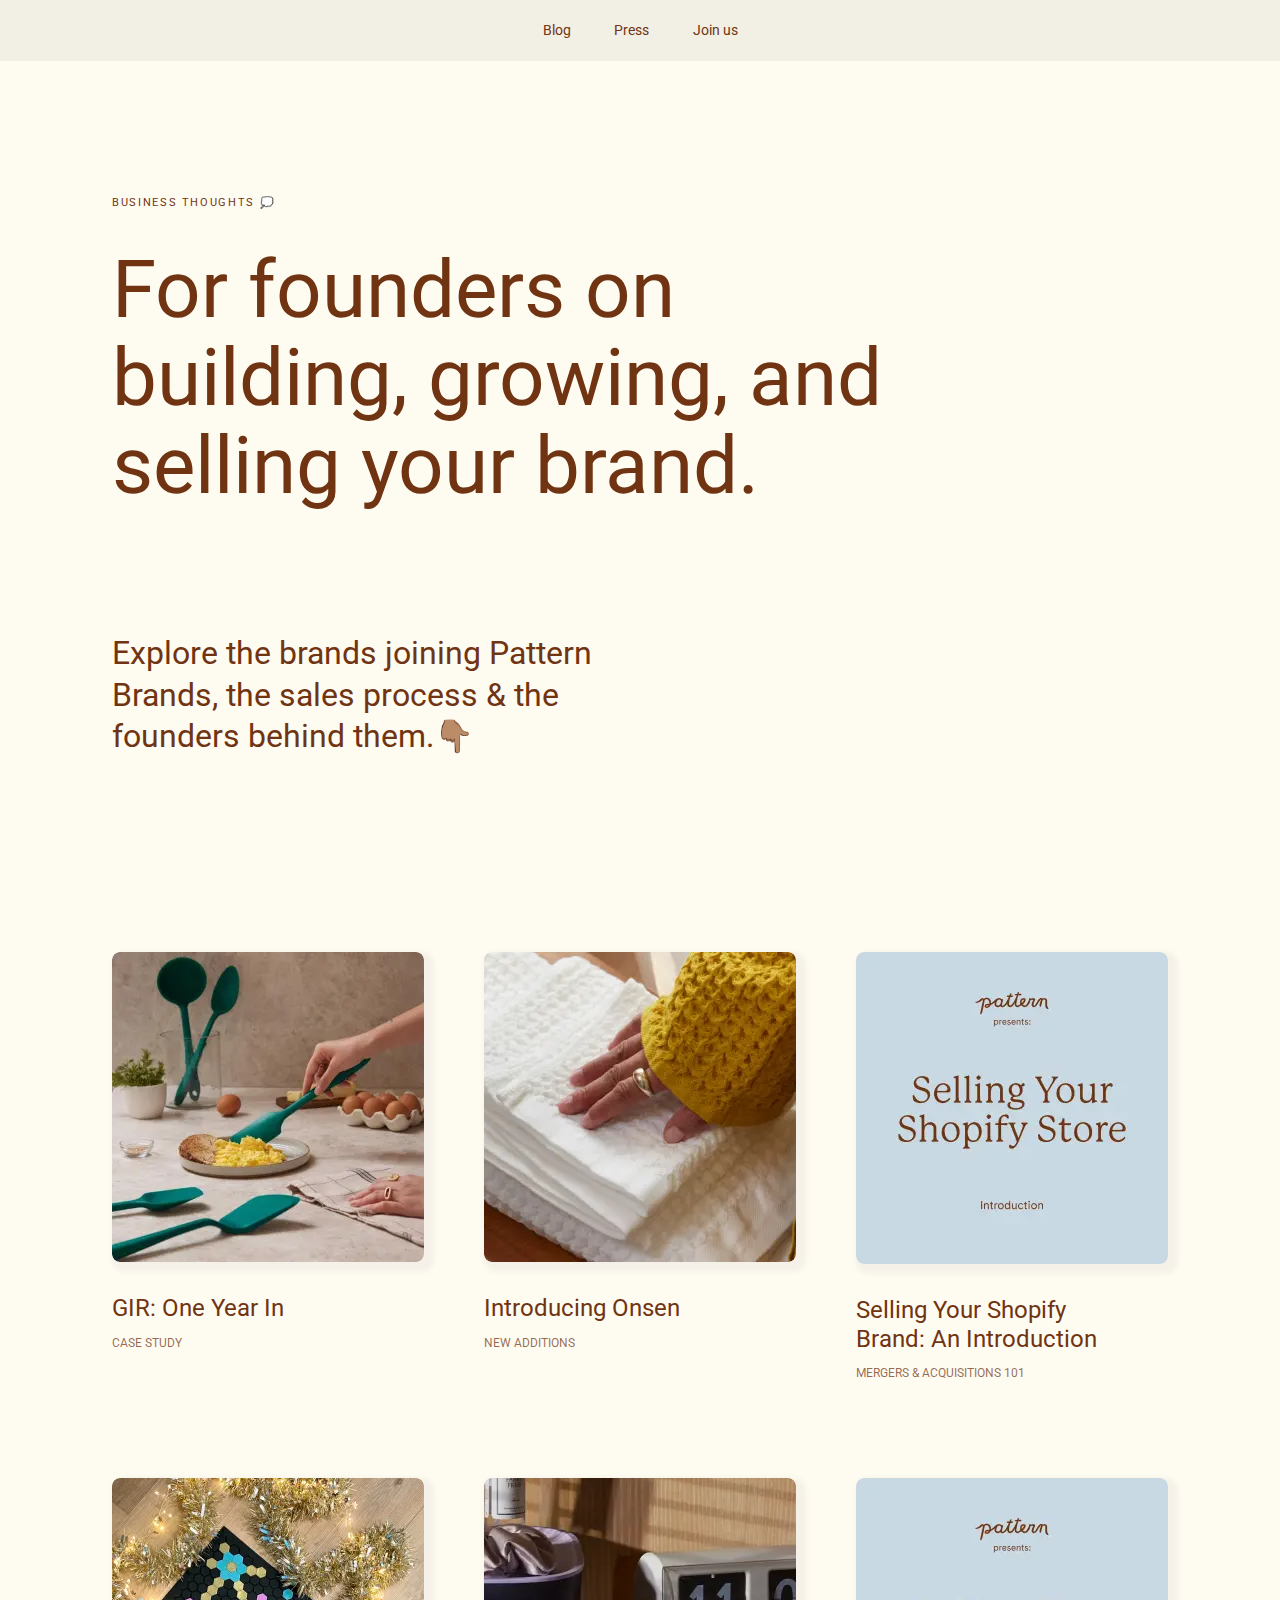
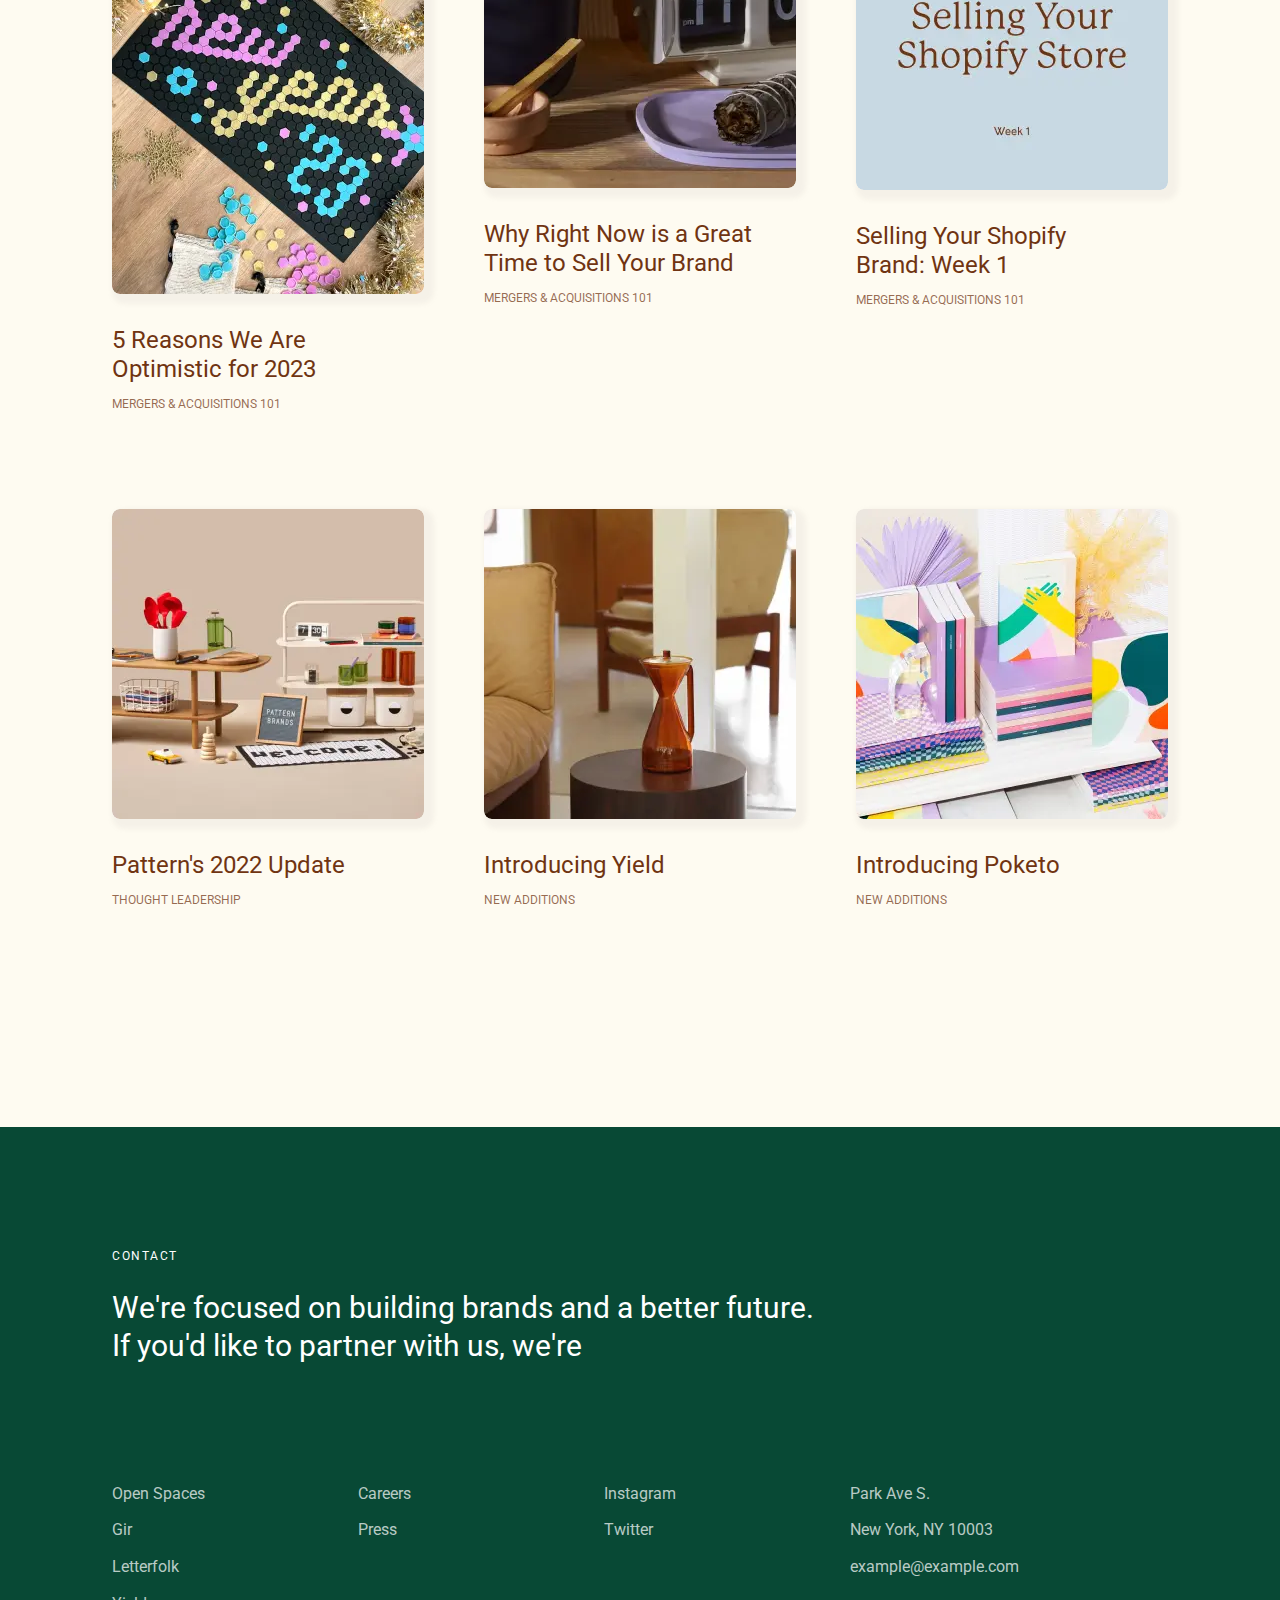
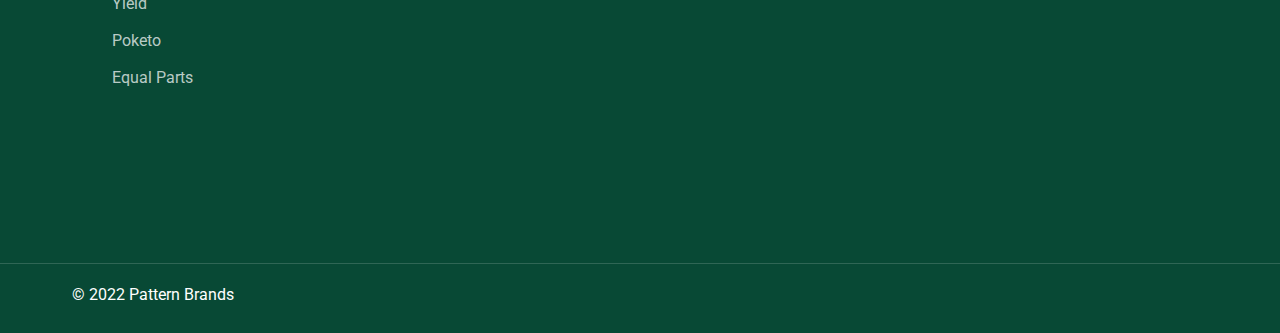
<file: portfolio/basiclanding/src/index.html>
<!DOCTYPE html>
<html lang="en">

<head>
    <meta charset="UTF-8">
    <meta name="viewport" content="width=device-width, initial-scale=1.0">
    <title>Portfol 4</title>

    <link rel="apple-touch-icon" sizes="57x57" href="img/fav/apple-icon-57x57.png">
    <link rel="apple-touch-icon" sizes="60x60" href="img/fav/apple-icon-60x60.png">
    <link rel="apple-touch-icon" sizes="72x72" href="img/fav/apple-icon-72x72.png">
    <link rel="apple-touch-icon" sizes="76x76" href="img/fav/apple-icon-76x76.png">
    <link rel="apple-touch-icon" sizes="114x114" href="img/fav/apple-icon-114x114.png">
    <link rel="apple-touch-icon" sizes="120x120" href="img/fav/apple-icon-120x120.png">
    <link rel="apple-touch-icon" sizes="144x144" href="img/fav/apple-icon-144x144.png">
    <link rel="apple-touch-icon" sizes="152x152" href="img/fav/apple-icon-152x152.png">
    <link rel="apple-touch-icon" sizes="180x180" href="img/fav/apple-icon-180x180.png">
    <link rel="icon" type="image/png" sizes="192x192" href="img/fav/android-icon-192x192.png">
    <link rel="icon" type="image/png" sizes="32x32" href="img/fav/favicon-32x32.png">
    <link rel="icon" type="image/png" sizes="96x96" href="img/fav/favicon-96x96.png">
    <link rel="icon" type="image/png" sizes="16x16" href="img/fav/favicon-16x16.png">
    <link rel="manifest" href="img/fav/manifest.json">
    <meta name="msapplication-TileColor" content="#ffffff">
    <meta name="msapplication-TileImage" content="img/fav/ms-icon-144x144.png">
    <meta name="theme-color" content="#ffffff">

    <link href="https://fonts.googleapis.com/css2?family=Roboto&display=swap" rel="stylesheet">
    <link rel="stylesheet" href="css/style.min.css">

</head>


<body>

    <header>
        <div class="header">
            <ul class="header-list">
                <li> <a class="header-link" href="#">Blog</a></li>
                <li> <a class="header-link" href="#">Press</a></li>
                <li> <a class="header-link" href="#">Join us</a></li>
            </ul>
        </div>
    </header>

    <section class="welcome">

        <div class="container">

            <div class="welcome__main">

                <h2 class="title welcome__pretitle">BUSINESS thoughts 💭</h2>
                <h1 class="title welcome__title">For founders on building, growing, and selling your brand.</h1>

            </div>

        </div>

    </section>

    <section class="explore">
        <div class="container">

            <h2 class="title explore__descr">
                Explore the brands joining Pattern Brands, the sales process & the founders behind them.👇🏽
            </h2>
            <div class="explore__wrapper">

                <div class="explore__panel">

                    <div class="explore__panel-line">
                        <img src="img/IMAGE0.webp" alt="kitchen">
                        <div class="explore__panel-title">GIR: One Year In</div>
                        <div class="explore__panel-subtitle">Case Study</div>
                    </div>

                    <div class="explore__panel-line">
                        <img src="img/IMAGE1.webp" alt="textile">
                        <div class="explore__panel-title">Introducing Onsen</div>
                        <div class="explore__panel-subtitle">new additions</div>
                    </div>

                    <div class="explore__panel-line">
                        <img src="img/IMAGE2.webp" alt="selling">
                        <div class="explore__panel-title">Selling Your Shopify Brand: An Introduction</div>
                        <div class="explore__panel-subtitle">Mergers & Acquisitions 101</div>
                    </div>


                </div>

                <div class="explore__panel">

                    <div class="explore__panel-line">
                        <img src="img/IMAGE3.webp" alt="kitchen">
                        <div class="explore__panel-title">5 Reasons We Are Optimistic for 2023</div>
                        <div class="explore__panel-subtitle">MERGERS & ACQUISITIONS 101</div>
                    </div>

                    <div class="explore__panel-line">
                        <img src="img/IMAGE4.webp" alt="textile">
                        <div class="explore__panel-title">Why Right Now is a Great Time to Sell Your Brand</div>
                        <div class="explore__panel-subtitle">MERGERS & ACQUISITIONS 101</div>
                    </div>

                    <div class="explore__panel-line">
                        <img src="img/IMAGE5.webp" alt="selling">
                        <div class="explore__panel-title">Selling Your Shopify Brand: Week 1</div>
                        <div class="explore__panel-subtitle">Mergers & Acquisitions 101</div>
                    </div>


                </div>

                <div class="explore__panel">

                    <div class="explore__panel-line">
                        <img src="img/IMAGE6.webp" alt="kitchen">
                        <div class="explore__panel-title">Pattern's 2022 Update</div>
                        <div class="explore__panel-subtitle">THOUGHT LEADERSHIP</div>
                    </div>

                    <div class="explore__panel-line">
                        <img src="img/IMAGE7.webp" alt="textile">
                        <div class="explore__panel-title">Introducing Yield</div>
                        <div class="explore__panel-subtitle">new additions</div>
                    </div>

                    <div class="explore__panel-line">
                        <img src="img/IMAGE8.webp" alt="selling">
                        <div class="explore__panel-title">Introducing Poketo</div>
                        <div class="explore__panel-subtitle">new additions</div>
                    </div>



                </div>


            </div>


        </div>
    </section>

    <section class="footer">

        <div class="container">

            <div class="footer__main">
                <h3 class="footer__pretitle">Contact</h3>
                <h2 class="footer__title">We're focused on building brands and a better future. <br> If you'd like to
                    partner
                    with
                    us, we're</h2>
            </div>


            <div class="footer__wrapper">
                <div class="footer__column">
                    <ul class="footer__column-list">
                        <li><a href="#">Open Spaces</a></li>
                        <li><a href="#">Gir</a></li>
                        <li><a href="#">Letterfolk</a></li>
                        <li><a href="#">Yield</a></li>
                        <li><a href="#">Poketo</a></li>
                        <li><a href="#">Equal Parts</a></li>
                    </ul>
                </div>

                <div class="footer__column">
                    <ul class="footer__column-list">
                        <li><a href="#">Careers</a></li>
                        <li><a href="#">Press</a></li>
                    </ul>
                </div>

                <div class="footer__column">
                    <ul class="footer__column-list">
                        <li><a href="#">Instagram</a></li>
                        <li><a href="#">Twitter</a></li>
                    </ul>
                </div>

                <div class="footer__column">
                    <ul class="footer__column-list">
                        <li><a href="#">Park Ave S.</a></li>
                        <li><a href="#">New York, NY 10003</a></li>
                        <li><a href="#">example@example.com</a></li>
                    </ul>
                </div>

            </div>

        </div>

        <div class="divider"></div>

        <div class="footer__subtitle">© 2022 Pattern Brands</div>
    </section>

</body>

</html>
</file>
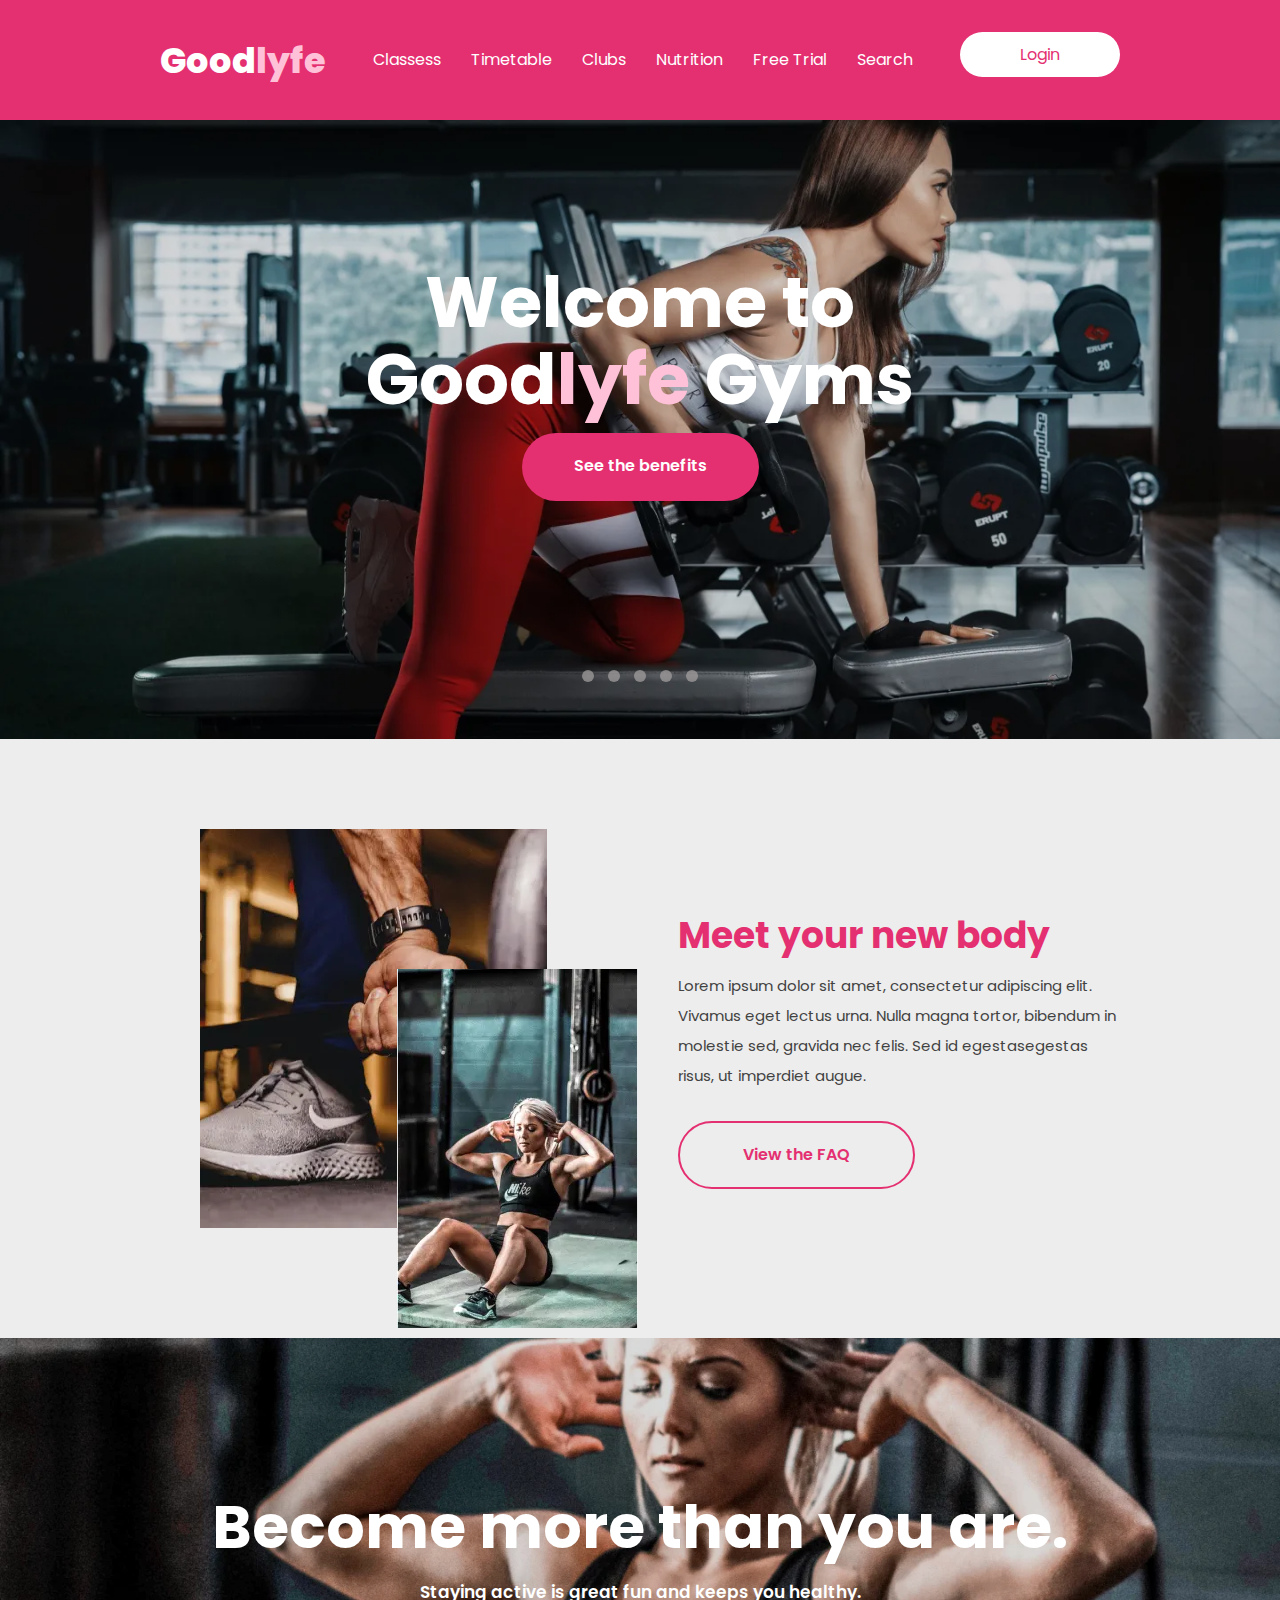
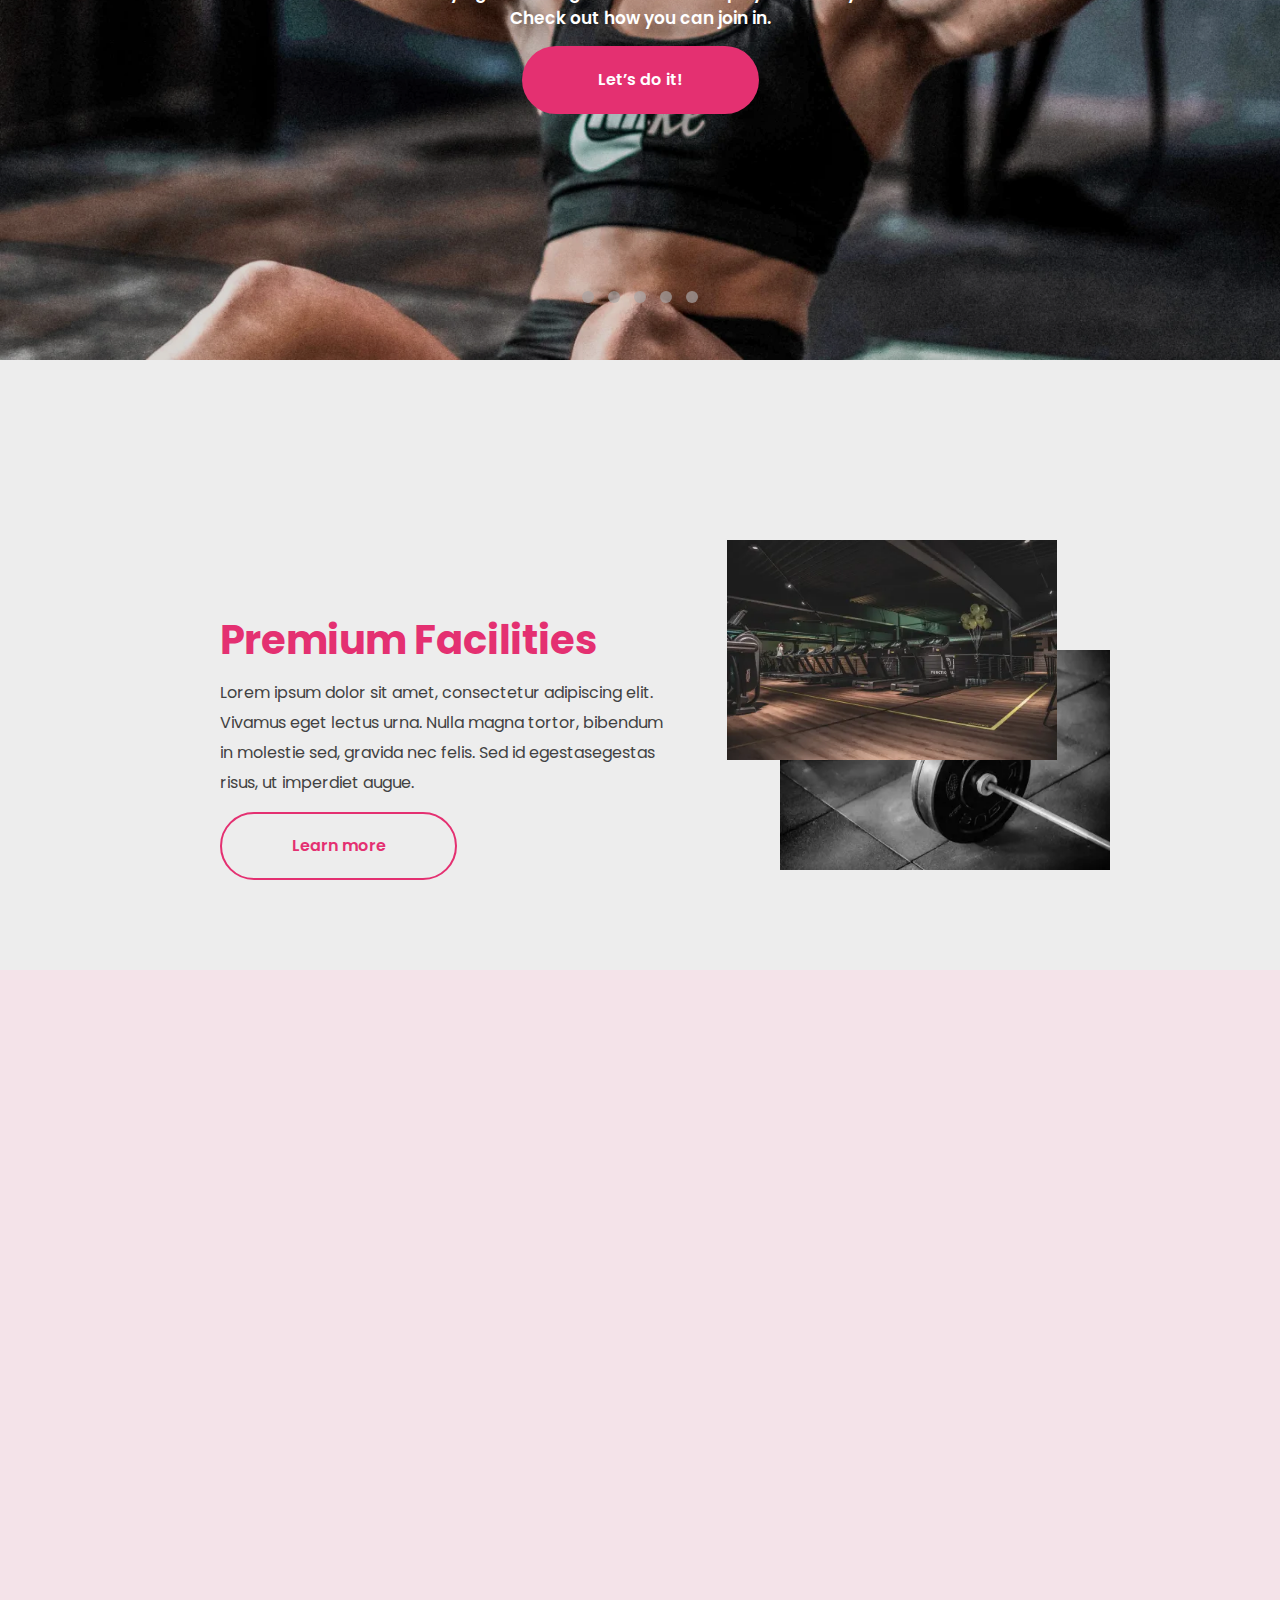
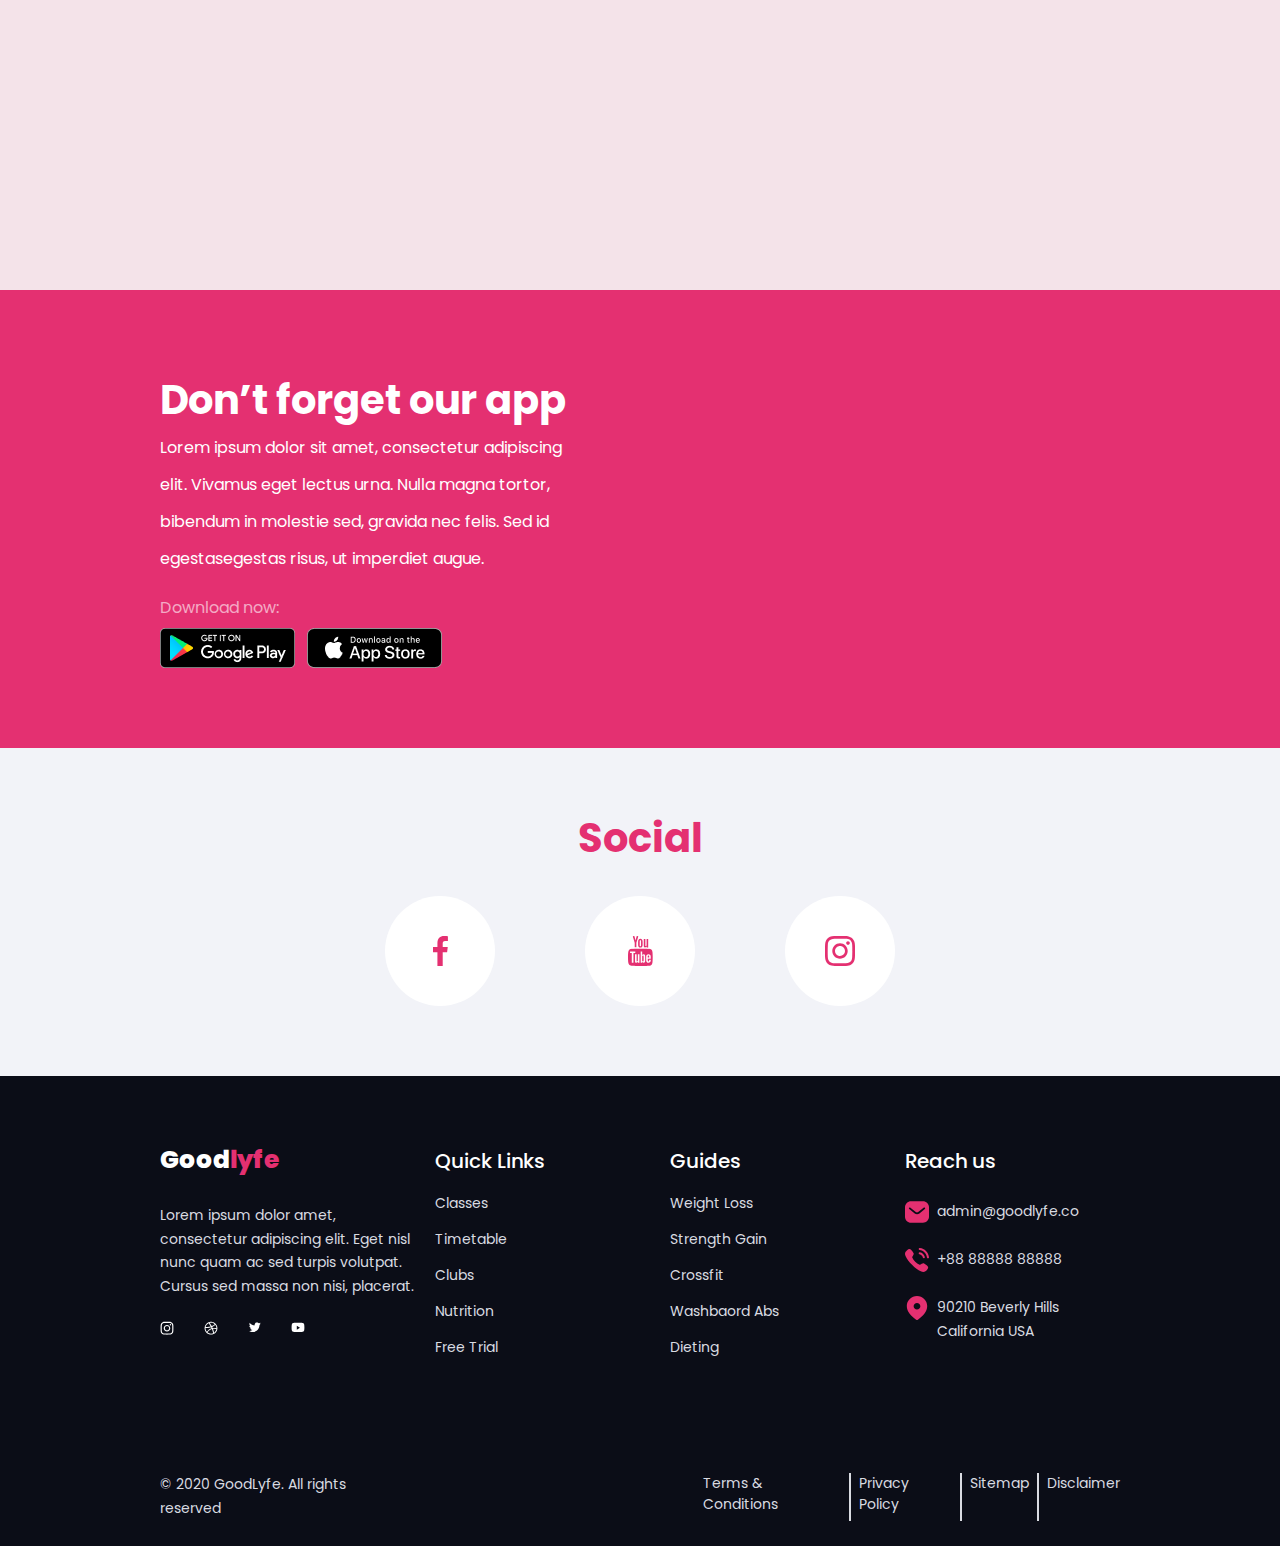
<file: portfolio/gym/src/index.html>
<!DOCTYPE html>
<html lang="en">

<head>

    <meta charset="UTF-8">
    <meta name="viewport" content="width=device-width, initial-scale=1.0">
    <title>Portfol1</title>

    <link rel="apple-touch-icon" sizes="57x57" href="img/fav/apple-icon-57x57.png">
    <link rel="apple-touch-icon" sizes="60x60" href="img/fav/apple-icon-60x60.png">
    <link rel="apple-touch-icon" sizes="72x72" href="img/fav/apple-icon-72x72.png">
    <link rel="apple-touch-icon" sizes="76x76" href="img/fav/apple-icon-76x76.png">
    <link rel="apple-touch-icon" sizes="114x114" href="img/fav/apple-icon-114x114.png">
    <link rel="apple-touch-icon" sizes="120x120" href="img/fav/apple-icon-120x120.png">
    <link rel="apple-touch-icon" sizes="144x144" href="img/fav/apple-icon-144x144.png">
    <link rel="apple-touch-icon" sizes="152x152" href="img/fav/apple-icon-152x152.png">
    <link rel="apple-touch-icon" sizes="180x180" href="img/fav/apple-icon-180x180.png">
    <link rel="icon" type="image/png" sizes="192x192" href="img/fav/android-icon-192x192.png">
    <link rel="icon" type="image/png" sizes="32x32" href="img/fav/favicon-32x32.png">
    <link rel="icon" type="image/png" sizes="96x96" href="img/fav/favicon-96x96.png">
    <link rel="icon" type="image/png" sizes="16x16" href="img/fav/favicon-16x16.png">
    <link rel="manifest" href="img/fav/manifest.json">
    <meta name="msapplication-TileColor" content="#ffffff">
    <meta name="msapplication-TileImage" content="img/fav/ms-icon-144x144.png">
    <meta name="theme-color" content="#ffffff">
    <link rel="stylesheet" href="css/style.min.css">

</head>


<body>

    <header id="up">

        <div class="header">

            <div class="container">

                <div class="wrapper">

                    <div class="header__logo">Good<span>lyfe</span></div>

                    <div class="header__list">
                        <ul class="header__link">
                            <li><a href="#">Classess</a></li>
                            <li><a href="#">Timetable</a></li>
                            <li><a href="#">Clubs</a></li>
                            <li><a href="#">Nutrition</a></li>
                            <li><a href="#">Free Trial</a></li>
                            <li><a href="#">Search</a></li>
                        </ul>
                    </div>

                    <a class="btn header-btn" href="#">Login</a>

                </div>

            </div>


        </div>

    </header>

    <div class="menu">
        <span></span>
        <span></span>
    </div>


    <section class="promo">


        <div class="promo__wrapper">

            <div class="slider middle">

                <div class="slides">
                    <input type="radio" name="r" id="r1" checked>
                    <input type="radio" name="r" id="r2">
                    <input type="radio" name="r" id="r3">
                    <input type="radio" name="r" id="r4">
                    <input type="radio" name="r" id="r5">

                    <div class="slide s1"><img src="img/bg/mainbg.webp" alt="Picture"></div>
                    <div class="slide"><img src="img/bg/mainbg.webp" alt="Picture"></div>
                    <div class="slide"><img src="img/bg/mainbg.webp" alt="Picture"></div>
                    <div class="slide"><img src="img/bg/mainbg.webp" alt="Picture"></div>
                    <div class="slide"><img src="img/bg/mainbg.webp" alt="Picture"></div>

                </div>

                <div class="navigation">
                    <label for="r1" class="bar"></label>
                    <label for="r2" class="bar"></label>
                    <label for="r3" class="bar"></label>
                    <label for="r4" class="bar"></label>
                    <label for="r5" class="bar"></label>
                </div>

            </div>

        </div>


        <div class="promo__wrapper2">

            <h1 class="promo__wrapper2-title">Welcome to <br>
                Good<span>lyfe</span> Gyms</h1>

            <a class="btn promo__wrapper2-btn" href="#">See the benefits</a>


        </div>

    </section>


    <section class="meet">

        <div class="container">

            <div class="wrapper">

                <div class="meet__img">
                    <img class="meet__img-man" src="img/male.webp" alt="man">
                    <img class="meet__img-woman" src="img/female.webp" alt="steel">
                </div>

                <div class="meet__text">

                    <h2 class="meet__text-title">Meet your new body</h2>
                    <div class="meet__text-descr">Lorem ipsum dolor sit amet, consectetur adipiscing elit. Vivamus eget
                        lectus
                        urna.
                        Nulla magna tortor, bibendum in
                        molestie sed, gravida nec felis. Sed id egestasegestas risus, ut imperdiet augue.</div>

                    <a class="btn meet__btn" href="#">View the FAQ </a>

                </div>

            </div>

        </div>

    </section>


    <section class="become">

        <div class="become__wrapper">

            <div class="slider middle">

                <div class="slides">
                    <input type="radio" name="r" id="r6" checked>
                    <input type="radio" name="r" id="r7">
                    <input type="radio" name="r" id="r8">
                    <input type="radio" name="r" id="r9">
                    <input type="radio" name="r" id="r10">

                    <div class="slide s1"><img src="img/bg/Womanbg2.webp" alt="Picture"></div>
                    <div class="slide"><img src="img/bg/Womanbg2.webp" alt="Picture"></div>
                    <div class="slide"><img src="img/bg/Womanbg2.webp" alt="Picture"></div>
                    <div class="slide"><img src="img/bg/Womanbg2.webp" alt="Picture"></div>
                    <div class="slide"><img src="img/bg/Womanbg2.webp" alt="Picture"></div>

                </div>
                <div class="navigation">
                    <label for="r6" class="bar"></label>
                    <label for="r7" class="bar"></label>
                    <label for="r8" class="bar"></label>
                    <label for="r9" class="bar"></label>
                    <label for="r10" class="bar"></label>
                </div>

            </div>

        </div>


        <div class="become__wrapper2">

            <h2 class="become__wrapper2-title">Become more than you are.</h2>
            <div class="become__wrapper2-descr">Staying active is great fun and keeps you healthy. <br>
                Check out how you can join in.</div>
            <a class="btn become__wrapper2-btn" href="#">Let’s do it!</a>
        </div>

    </section>


    <section class="premium">

        <div class="container">


            <div class="premium__wrapper">

                <div class="premium__text">

                    <h2 class="premium__text-title">Premium Facilities</h2>
                    <div class="premium__text-descr">Lorem ipsum dolor sit amet, consectetur adipiscing elit. Vivamus
                        eget
                        lectus urna. Nulla magna tortor, bibendum in
                        molestie sed, gravida nec felis. Sed id egestasegestas risus, ut imperdiet augue.</div>
                    <a class="btn premium__btn" href="#">Learn more</a>

                </div>


                <div class="premium__img">
                    <div class="wrap">
                        <img class="premium__img-gym" src="img/Gym.webp" alt="gym">
                        <img class="premium__img-weight" src="img/Weights.webp" alt="weight">
                    </div>

                </div>


            </div>


        </div>

    </section>


    <section class="stories">

        <div class="container">

            <div class="wrapper">

                <div class="stories__text animate__animated animate__fadeInUp wow" data-wow-duration="1.3s"
                    data-wow-delay="0.3s">
                    <h3 class="stories__text-title">Real Stories from Real Customers</h3>
                    <p class="stories__text-subtitle">Be inspired with these experiences.</p>
                </div>

                <div class="stories__reviews">

                    <div class="stories__review1 animate__animated animate__fadeInUp wow" data-wow-duration="1.3s"
                        data-wow-delay="0.5s">
                        <div class="stories__review1-title">17Kg lost!</div>
                        <img class="stories__review1-dot" src="icons/comside.svg" alt="dot">

                        <div class="stories__review1-descr">
                            Lorem ipsum dolor sit amet, consectetur adipiscing elit. Vivamus eget lectus urna. Nulla
                            magna tortor, bibendum in mo.
                        </div>

                        <div class="stories__review1-profile1">
                            <img class="stories__review1-img" src="img/comen.png" alt="woman">
                            <div class="stories__review1-name1">
                                Mary Patricia <br>
                                <span>Mother of two</span>
                            </div>
                        </div>
                    </div>

                    <div class="stories__review2 animate__animated animate__fadeInUp wow" data-wow-duration="1.5s"
                        data-wow-delay="0.8s">
                        <div class="stories__review1-title">3Kg lost!</div>
                        <img class="stories__review1-dot" src="icons/comside.svg" alt="dot">

                        <div class="stories__review1-descr1">
                            Lorem ipsum dolor sit amet, consectetur adipiscing elit. Vivamus eget lectus urna. Nulla
                            magna tortor, bibendum in molestie sed, gravida nec felis. Sed id egestasegestas risu.
                        </div>

                        <div class="stories__review1-profile1">
                            <img class="stories__review1-img" src="img/comen2.png" alt="man">
                            <div class="stories__review1-name1">
                                James John <br>
                                <span>Father of two</span>
                            </div>
                        </div>
                    </div>

                    <div class="stories__review3 animate__animated animate__fadeInUp wow" data-wow-duration="1.5s"
                        data-wow-delay="1s">
                        <div class="stories__review1-title">43Kg lost!</div>
                        <img class="stories__review1-dot" src="icons/comside.svg" alt="dot">

                        <div class="stories__review1-descr1">
                            Lorem ipsum dolor sit amet, consectetur adipiscing elit.
                        </div>

                        <div class="stories__review1-profile1">
                            <img class="stories__review1-img" src="img/comen3.png" alt="man">
                            <div class="stories__review1-name1">
                                Robert Micheal<br>
                                <span>Father of two</span>
                            </div>
                        </div>
                    </div>

                </div>

            </div>

        </div>

    </section>


    <section class="app">

        <div class="container">

            <div class="wrapper">


                <div class="app__info">
                    <div class="app__title">Don’t forget our app</div>
                    <div class="app__descr">Lorem ipsum dolor sit amet, consectetur adipiscing elit. Vivamus eget lectus
                        urna.
                        Nulla
                        magna tortor, bibendum in
                        molestie sed, gravida nec felis. Sed id egestasegestas risus, ut imperdiet augue.</div>

                    <h3 class="app__download">Download now:</h3>

                    <div class="app__links">
                        <a href="#"> <img src="icons/appsect/gplay.png" alt="googleplay"> </a>
                        <a href="#"> <img src="icons/appsect/AStore.png" alt="apppstore"> </a>
                    </div>
                </div>


                <div class="wrapimg">
                    <div class="app__prew">
                        <img class="app__prew-img animate__animated animate__fadeInUp wow" data-wow-duration="1.5s"
                            data-wow-delay="0.9s" src="img/mobiles.webp" alt="mobileapp">
                    </div>

                </div>


            </div>


        </div>

    </section>

    <section class="social">
        <div class="container">
            <h2 class="social__title">Social</h2>
            <div class="social__links">
                <a href="https://www.facebook.com/" class="social__links-circle">
                    <img src="icons/social/facebook.svg" alt="facebook">
                </a>
                <a href="https://www.youtube.com/" class="social__links-circle">
                    <img src="icons/social/utube.svg" alt="utube">
                </a>
                <a href="https://www.instagram.com/" class="social__links-circle">
                    <img src="icons/social/insta.svg" alt="insta">
                </a>
            </div>
        </div>
    </section>


    <footer class="footer">
        <div class="container">

            <div class="footer__wrapper">

                <div class="footer__column">
                    <p class="footer__column-logo">Good<span>lyfe</span></p>
                    <p class="descr">Lorem ipsum dolor amet, consectetur adipiscing elit. Eget nisl nunc quam ac sed
                        turpis
                        volutpat. Cursus
                        sed massa non nisi, placerat.</p>
                    <div class="footer__links">
                        <a href="https://www.instagram.com/"><img src="icons/footer/inst.svg" alt="insta"></a>
                        <a href="#"><img src="icons/footer/Path2.svg" alt="ball"></a>
                        <a href="https://x.com/"><img src="icons/footer/twitter.svg" alt="twitt"></a>
                        <a href="https://www.youtube.com/"><img src="icons/footer/utubeee.svg" alt="utube"></a>
                    </div>
                </div>

                <div class="footer__column2">

                    <p class="footer__column2-logo">Quick Links</p>

                    <div class="footer__links2">
                        <a href="#">Classes</a>
                        <a href="#">Timetable</a>
                        <a href="#">Clubs</a>
                        <a href="#">Nutrition</a>
                        <a href="#">Free Trial</a>
                    </div>


                </div>

                <div class="footer__column2  com3">

                    <p class="footer__column2-logo">Guides</p>

                    <div class="footer__links2">
                        <a href="#">Weight Loss</a>
                        <a href="#">Strength Gain</a>
                        <a href="#">Crossfit</a>
                        <a href="#">Washbaord Abs</a>
                        <a href="#">Dieting</a>
                    </div>


                </div>

                <div class="footer__column4">

                    <p class="footer__column4-logo">Reach us</p>

                    <div class="footer__links4">

                        <div class="footer__link"><img src="icons/footer/Message.svg" alt="message">
                            <a href="#">admin@goodlyfe.co</a>
                        </div>

                        <div class="footer__link"><img src="icons/footer/Calling.svg" alt="phone">
                            <a href="tel:+889876543210">+88 88888 88888</a>
                        </div>

                        <div class="footer__link"><img src="icons/footer/Location.svg" alt="point"><a
                                href="http://surl.li/moledy">90210 Beverly Hills <br>
                                California USA</a></div>


                    </div>


                </div>

            </div>

            <div class="footer__bottom">

                <div class="footer__rights">© 2020 GoodLyfe. All rights reserved</div>

                <div class="footer__terms">
                    <a class="line" href="#">Terms & Conditions</a>
                    <a class="line" href="#">Privacy Policy</a>
                    <a class="line" href="#">Sitemap</a>
                    <a class="disc" href="#">Disclaimer</a>
                </div>


            </div>

        </div>

    </footer>

    <a href="#up" class="pageup">
        <img src="icons/up.svg" alt="up">
    </a>


    <script src="//code.jquery.com/jquery-1.11.0.min.js"></script>
    <script src="js/wow.min.js"></script>
    <script src="js/script.js"></script>


</body>

</html>
</file>
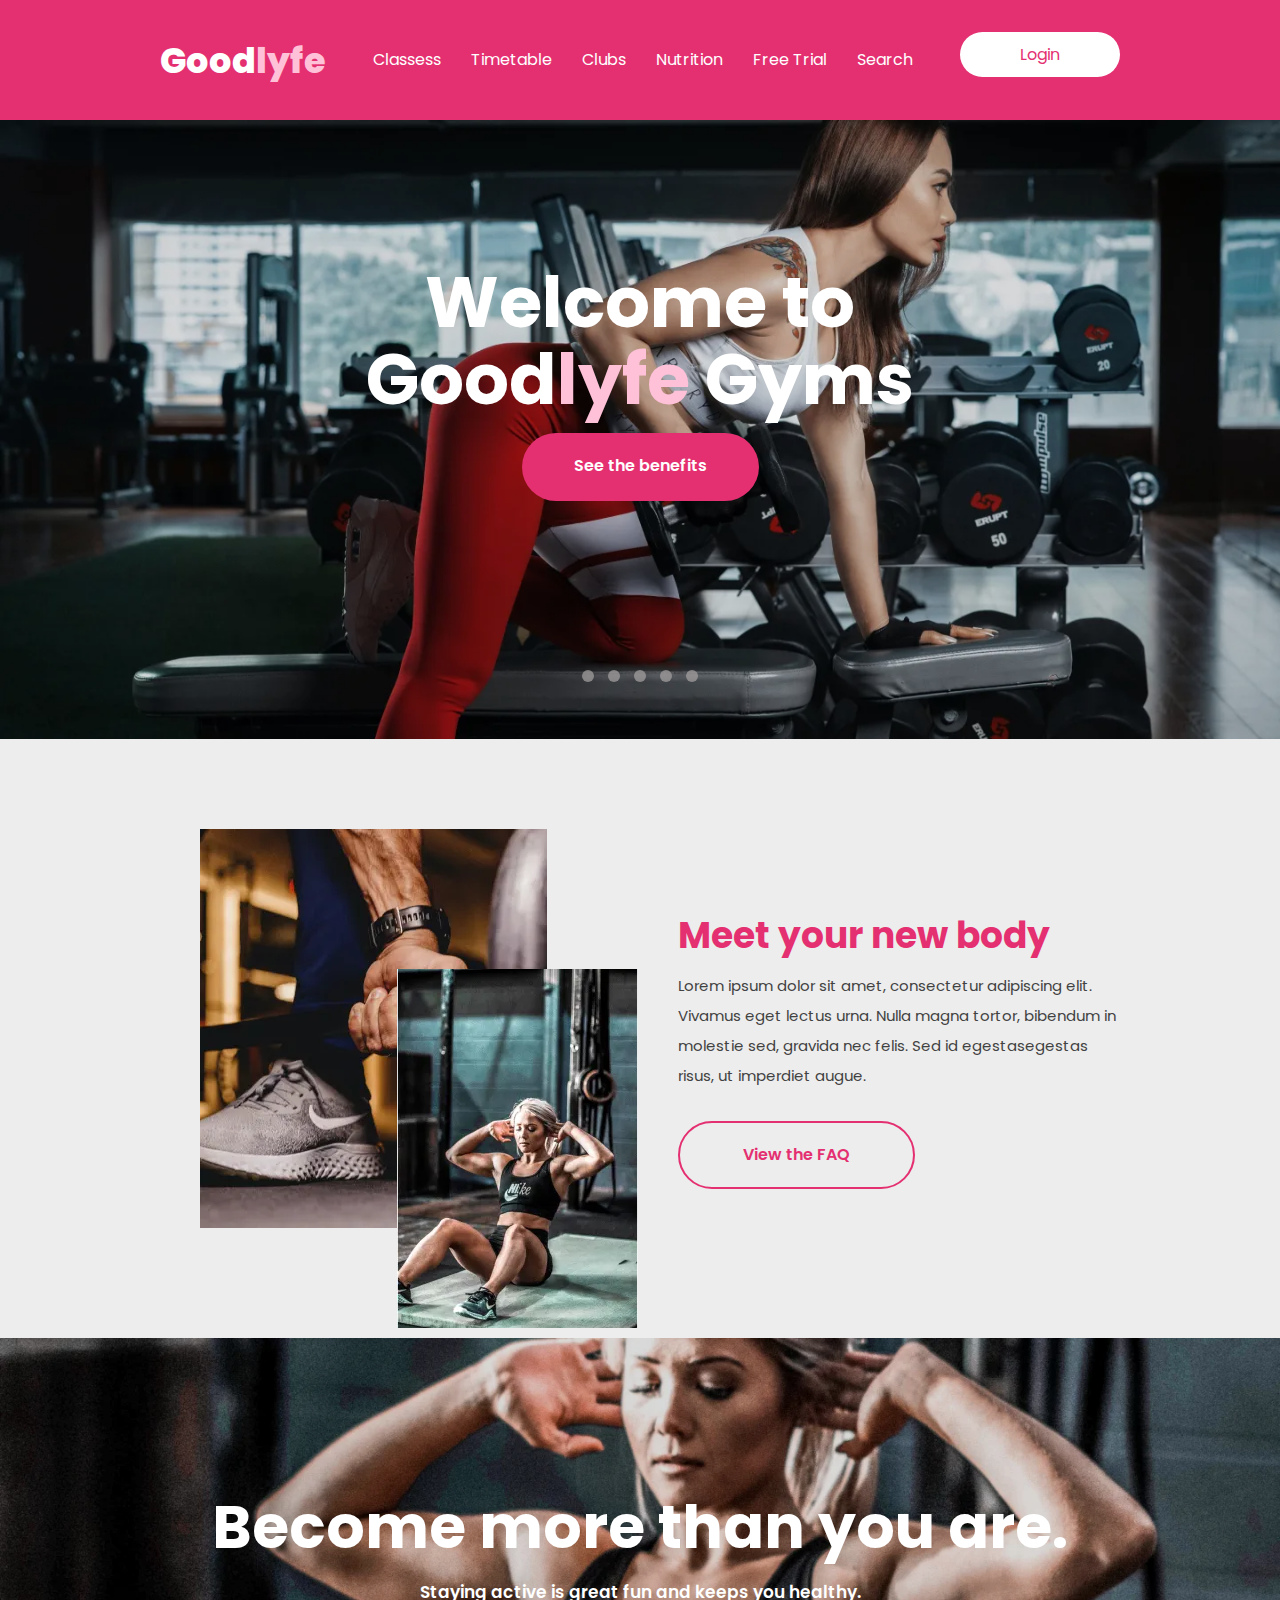
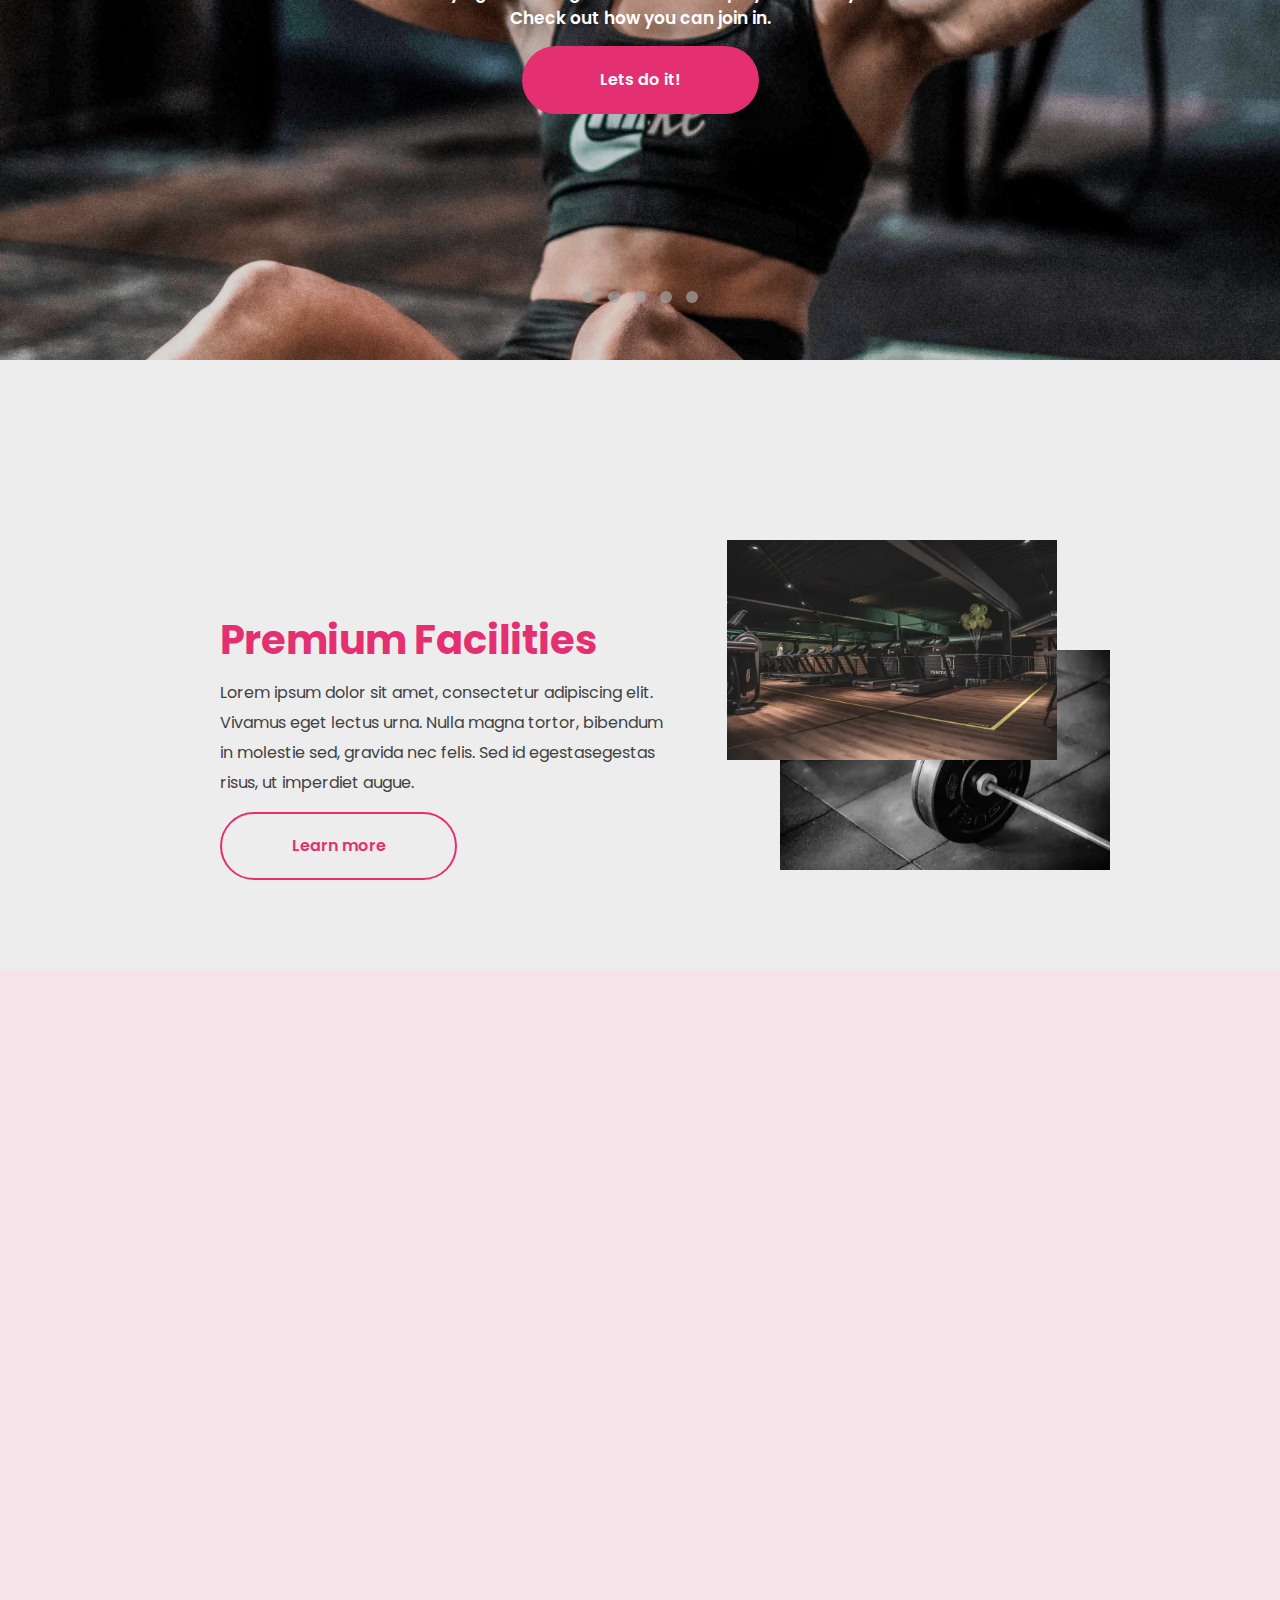
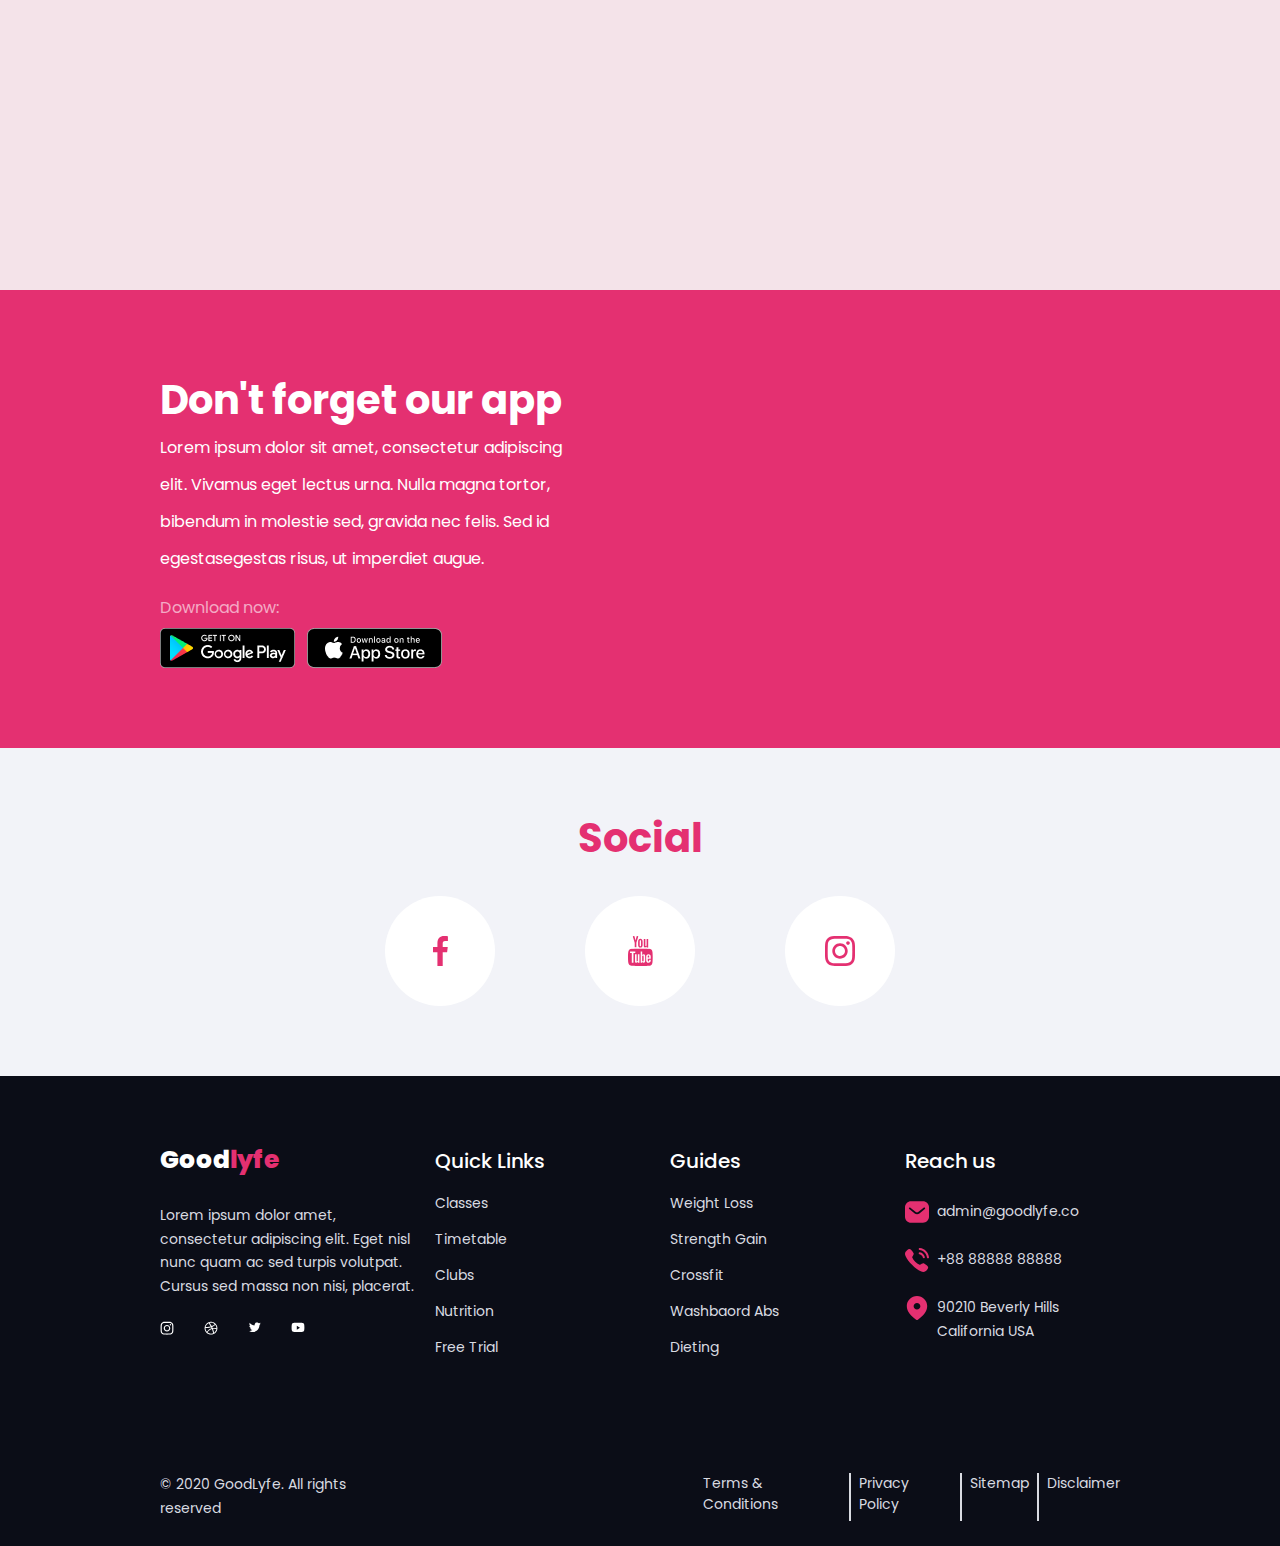
<file: dist/portfolio/Portfol1/dist/index.html>
<!DOCTYPE html>
<html lang=en>

<head>
    <meta charset=UTF-8>
    <meta name=viewport content="width=device-width, initial-scale=1.0">
    <title>Portfol1</title>


    <!-- favicon -->
    <link rel="apple-touch-icon" sizes="57x57" href="icons/fav/apple-icon-57x57.png">
    <link rel="apple-touch-icon" sizes="60x60" href="icons/fav/apple-icon-60x60.png">
    <link rel="apple-touch-icon" sizes="72x72" href="icons/fav/apple-icon-72x72.png">
    <link rel="apple-touch-icon" sizes="76x76" href="icons/fav/apple-icon-76x76.png">
    <link rel="apple-touch-icon" sizes="114x114" href="icons/fav/apple-icon-114x114.png">
    <link rel="apple-touch-icon" sizes="120x120" href="icons/fav/apple-icon-120x120.png">
    <link rel="apple-touch-icon" sizes="144x144" href="icons/fav/apple-icon-144x144.png">
    <link rel="apple-touch-icon" sizes="152x152" href="icons/fav/apple-icon-152x152.png">
    <link rel="apple-touch-icon" sizes="180x180" href="icons/fav/apple-icon-180x180.png">
    <link rel="icon" type="image/png" sizes="192x192" href="icons/fav/android-icon-192x192.png">
    <link rel="icon" type="image/png" sizes="32x32" href="icons/fav/favicon-32x32.png">
    <link rel="icon" type="image/png" sizes="96x96" href="icons/fav/favicon-96x96.png">
    <link rel="icon" type="image/png" sizes="16x16" href="icons/fav/favicon-16x16.png">
    <link rel="manifest" href="icons/fav/manifest.json">
    <meta name="msapplication-TileColor" content="#ffffff">
    <meta name="msapplication-TileImage" content="icons/fav/ms-icon-144x144.png">
    <meta name="theme-color" content="#ffffff">


    <link rel=stylesheet href=css/style.min.css>
</head>

<body>
    <header id=up>
        <div class=header>
            <div class=container>
                <div class=wrapper>
                    <div class=header__logo>Good<span>lyfe</span></div>
                    <div class=header__list>
                        <ul class=header__link>
                            <li><a href=#>Classess</a></li>
                            <li><a href=#>Timetable</a></li>
                            <li><a href=#>Clubs</a></li>
                            <li><a href=#>Nutrition</a></li>
                            <li><a href=#>Free Trial</a></li>
                            <li><a href=#>Search</a></li>
                        </ul>
                    </div>
                    <a class="btn header-btn" href=#>Login</a>
                </div>
            </div>
        </div>
    </header>
    <div class=menu>
        <span></span>
        <span></span>
    </div>
    <section class=promo>
        <div class=promo__wrapper>
            <div class="slider middle">
                <div class=slides>
                    <input type=radio name=r id=r1 checked>
                    <input type=radio name=r id=r2>
                    <input type=radio name=r id=r3>
                    <input type=radio name=r id=r4>
                    <input type=radio name=r id=r5>
                    <div class="slide s1"><img src=img/bg/mainbg.webp alt=Picture></div>
                    <div class=slide><img src=img/bg/mainbg.webp alt=Picture></div>
                    <div class=slide><img src=img/bg/mainbg.webp alt=Picture></div>
                    <div class=slide><img src=img/bg/mainbg.webp alt=Picture></div>
                    <div class=slide><img src=img/bg/mainbg.webp alt=Picture></div>
                </div>
                <div class=navigation>
                    <label for=r1 class=bar></label>
                    <label for=r2 class=bar></label>
                    <label for=r3 class=bar></label>
                    <label for=r4 class=bar></label>
                    <label for=r5 class=bar></label>
                </div>
            </div>
        </div>
        <div class=promo__wrapper2>
            <h1 class=promo__wrapper2-title>Welcome to <br>
                Good<span>lyfe</span> Gyms</h1>
            <a class="btn promo__wrapper2-btn" href=#>See the benefits</a>
        </div>
    </section>
    <section class=meet>
        <div class=container>
            <div class=wrapper>
                <div class=meet__img>
                    <img class=meet__img-man src=img/male.webp alt=man>
                    <img class=meet__img-woman src=img/female.webp alt=steel>
                </div>
                <div class=meet__text>
                    <h2 class=meet__text-title>Meet your new body</h2>
                    <div class=meet__text-descr>Lorem ipsum dolor sit amet, consectetur adipiscing elit. Vivamus eget
                        lectus
                        urna.
                        Nulla magna tortor, bibendum in
                        molestie sed, gravida nec felis. Sed id egestasegestas risus, ut imperdiet augue.</div>
                    <a class="btn meet__btn" href=#>View the FAQ </a>
                </div>
            </div>
        </div>
    </section>
    <section class=become>
        <div class=become__wrapper>
            <div class="slider middle">
                <div class=slides>
                    <input type=radio name=r id=r6 checked>
                    <input type=radio name=r id=r7>
                    <input type=radio name=r id=r8>
                    <input type=radio name=r id=r9>
                    <input type=radio name=r id=r10>
                    <div class="slide s1"><img src=img/bg/Womanbg2.webp alt=Picture></div>
                    <div class=slide><img src=img/bg/Womanbg2.webp alt=Picture></div>
                    <div class=slide><img src=img/bg/Womanbg2.webp alt=Picture></div>
                    <div class=slide><img src=img/bg/Womanbg2.webp alt=Picture></div>
                    <div class=slide><img src=img/bg/Womanbg2.webp alt=Picture></div>
                </div>
                <div class=navigation>
                    <label for=r6 class=bar></label>
                    <label for=r7 class=bar></label>
                    <label for=r8 class=bar></label>
                    <label for=r9 class=bar></label>
                    <label for=r10 class=bar></label>
                </div>
            </div>
        </div>
        <div class=become__wrapper2>
            <h2 class=become__wrapper2-title>Become more than you are.</h2>
            <div class=become__wrapper2-descr>Staying active is great fun and keeps you healthy. <br>
                Check out how you can join in.</div>
            <a class="btn become__wrapper2-btn" href=#>Lets do it!</a>
        </div>
    </section>
    <section class=premium>
        <div class=container>
            <div class=premium__wrapper>
                <div class=premium__text>
                    <h2 class=premium__text-title>Premium Facilities</h2>
                    <div class=premium__text-descr>Lorem ipsum dolor sit amet, consectetur adipiscing elit. Vivamus
                        eget
                        lectus urna. Nulla magna tortor, bibendum in
                        molestie sed, gravida nec felis. Sed id egestasegestas risus, ut imperdiet augue.</div>
                    <a class="btn premium__btn" href=#>Learn more</a>
                </div>
                <div class=premium__img>
                    <div class=wrap>
                        <img class=premium__img-gym src=img/Gym.webp alt=gym>
                        <img class=premium__img-weight src=img/Weights.webp alt=weight>
                    </div>
                </div>
            </div>
        </div>
    </section>
    <section class=stories>
        <div class=container>
            <div class=wrapper>
                <div class="stories__text animate__animated animate__fadeInUp wow" data-wow-duration=1.3s
                    data-wow-delay=0.3s>
                    <h3 class=stories__text-title>Real Stories from Real Customers</h3>
                    <p class=stories__text-subtitle>Be inspired with these experiences.</p>
                </div>
                <div class=stories__reviews>
                    <div class="stories__review1 animate__animated animate__fadeInUp wow" data-wow-duration=1.3s
                        data-wow-delay=0.5s>
                        <div class=stories__review1-title>17Kg lost!</div>
                        <img class=stories__review1-dot src=icons/comside.svg alt=dot>
                        <div class=stories__review1-descr>
                            Lorem ipsum dolor sit amet, consectetur adipiscing elit. Vivamus eget lectus urna. Nulla
                            magna tortor, bibendum in mo.
                        </div>
                        <div class=stories__review1-profile1>
                            <img class=stories__review1-img src=img/comen.png alt=woman>
                            <div class=stories__review1-name1>
                                Mary Patricia <br>
                                <span>Mother of two</span>
                            </div>
                        </div>
                    </div>
                    <div class="stories__review2 animate__animated animate__fadeInUp wow" data-wow-duration=1.5s
                        data-wow-delay=0.8s>
                        <div class=stories__review1-title>3Kg lost!</div>
                        <img class=stories__review1-dot src=icons/comside.svg alt=dot>
                        <div class=stories__review1-descr1>
                            Lorem ipsum dolor sit amet, consectetur adipiscing elit. Vivamus eget lectus urna. Nulla
                            magna tortor, bibendum in molestie sed, gravida nec felis. Sed id egestasegestas risu.
                        </div>
                        <div class=stories__review1-profile1>
                            <img class=stories__review1-img src=img/comen2.png alt=man>
                            <div class=stories__review1-name1>
                                James John <br>
                                <span>Father of two</span>
                            </div>
                        </div>
                    </div>
                    <div class="stories__review3 animate__animated animate__fadeInUp wow" data-wow-duration=1.5s
                        data-wow-delay=1s>
                        <div class=stories__review1-title>43Kg lost!</div>
                        <img class=stories__review1-dot src=icons/comside.svg alt=dot>
                        <div class=stories__review1-descr1>
                            Lorem ipsum dolor sit amet, consectetur adipiscing elit.
                        </div>
                        <div class=stories__review1-profile1>
                            <img class=stories__review1-img src=img/comen3.png alt=man>
                            <div class=stories__review1-name1>
                                Robert Micheal<br>
                                <span>Father of two</span>
                            </div>
                        </div>
                    </div>
                </div>
            </div>
        </div>
    </section>
    <section class=app>
        <div class=container>
            <div class=wrapper>
                <div class=app__info>
                    <div class=app__title>Don't forget our app</div>
                    <div class=app__descr>Lorem ipsum dolor sit amet, consectetur adipiscing elit. Vivamus eget lectus
                        urna.
                        Nulla
                        magna tortor, bibendum in
                        molestie sed, gravida nec felis. Sed id egestasegestas risus, ut imperdiet augue.</div>
                    <h3 class=app__download>Download now:</h3>
                    <div class=app__links>
                        <a href=#> <img src=icons/appsect/gplay.png alt=googleplay> </a>
                        <a href=#> <img src=icons/appsect/AStore.png alt=apppstore> </a>
                    </div>
                </div>
                <div class=wrapimg>
                    <div class=app__prew>
                        <img class="app__prew-img animate__animated animate__fadeInUp wow" data-wow-duration=1.5s
                            data-wow-delay=0.9s src=img/mobiles.webp alt=mobileapp>
                    </div>
                </div>
            </div>
        </div>
    </section>
    <section class=social>
        <div class=container>
            <h2 class=social__title>Social</h2>
            <div class=social__links>
                <a href=https://www.facebook.com/ class=social__links-circle>
                    <img src=icons/social/facebook.svg alt=facebook>
                </a>
                <a href=https://www.youtube.com/ class=social__links-circle>
                    <img src=icons/social/utube.svg alt=utube>
                </a>
                <a href=https://www.instagram.com/ class=social__links-circle>
                    <img src=icons/social/insta.svg alt=insta>
                </a>
            </div>
        </div>
    </section>
    <footer class=footer>
        <div class=container>
            <div class=footer__wrapper>
                <div class=footer__column>
                    <p class=footer__column-logo>Good<span>lyfe</span></p>
                    <p class=descr>Lorem ipsum dolor amet, consectetur adipiscing elit. Eget nisl nunc quam ac sed
                        turpis
                        volutpat. Cursus
                        sed massa non nisi, placerat.</p>
                    <div class=footer__links>
                        <a href=https://www.instagram.com /><img src=icons/footer/inst.svg alt=insta></a>
                        <a href=#><img src=icons/footer/Path2.svg alt=ball></a>
                        <a href=https://x.com /><img src=icons/footer/twitter.svg alt=twitt></a>
                        <a href=https://www.youtube.com /><img src=icons/footer/utubeee.svg alt=utube></a>
                    </div>
                </div>
                <div class=footer__column2>
                    <p class=footer__column2-logo>Quick Links</p>
                    <div class=footer__links2>
                        <a href=#>Classes</a>
                        <a href=#>Timetable</a>
                        <a href=#>Clubs</a>
                        <a href=#>Nutrition</a>
                        <a href=#>Free Trial</a>
                    </div>
                </div>
                <div class="footer__column2 com3">
                    <p class=footer__column2-logo>Guides</p>
                    <div class=footer__links2>
                        <a href=#>Weight Loss</a>
                        <a href=#>Strength Gain</a>
                        <a href=#>Crossfit</a>
                        <a href=#>Washbaord Abs</a>
                        <a href=#>Dieting</a>
                    </div>
                </div>
                <div class=footer__column4>
                    <p class=footer__column4-logo>Reach us</p>
                    <div class=footer__links4>
                        <div class=footer__link><img src=icons/footer/Message.svg alt=message>
                            <a href=#>admin@goodlyfe.co</a>
                        </div>
                        <div class=footer__link><img src=icons/footer/Calling.svg alt=phone>
                            <a href=tel:+889876543210>+88 88888 88888</a>
                        </div>
                        <div class=footer__link><img src=icons/footer/Location.svg alt=point><a
                                href=http://surl.li/moledy>90210 Beverly Hills <br>
                                California USA</a></div>
                    </div>
                </div>
            </div>
            <div class=footer__bottom>
                <div class=footer__rights>© 2020 GoodLyfe. All rights reserved</div>
                <div class=footer__terms>
                    <a class=line href=#>Terms & Conditions</a>
                    <a class=line href=#>Privacy Policy</a>
                    <a class=line href=#>Sitemap</a>
                    <a class=disc href=#>Disclaimer</a>
                </div>
            </div>
        </div>
    </footer>
    <a href=#up class=pageup>
        <img src=icons/up.svg alt=up>
    </a>
    <script src=//code.jquery.com/jquery-1.11.0.min.js></script>
    <script src=js/wow.min.js></script>
    <script src=js/script.js></script>
</body>

</html>
</file>
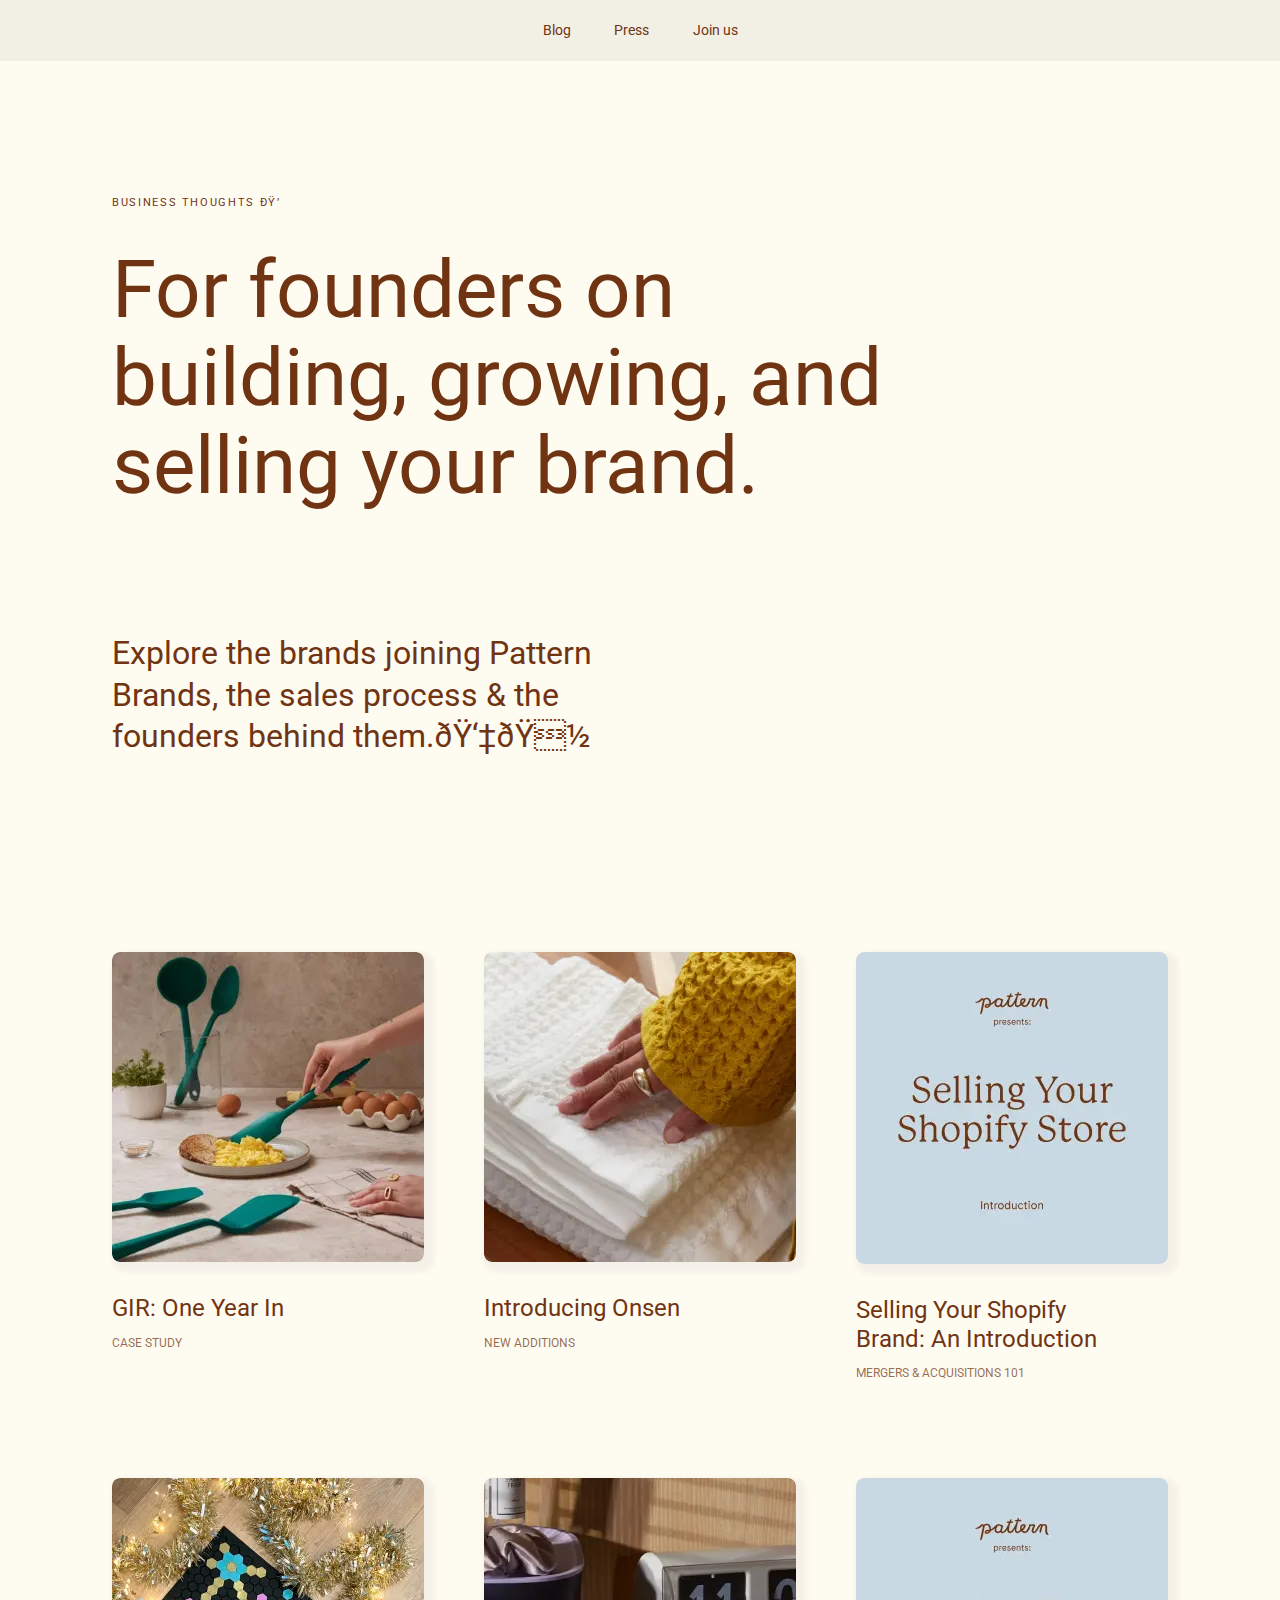
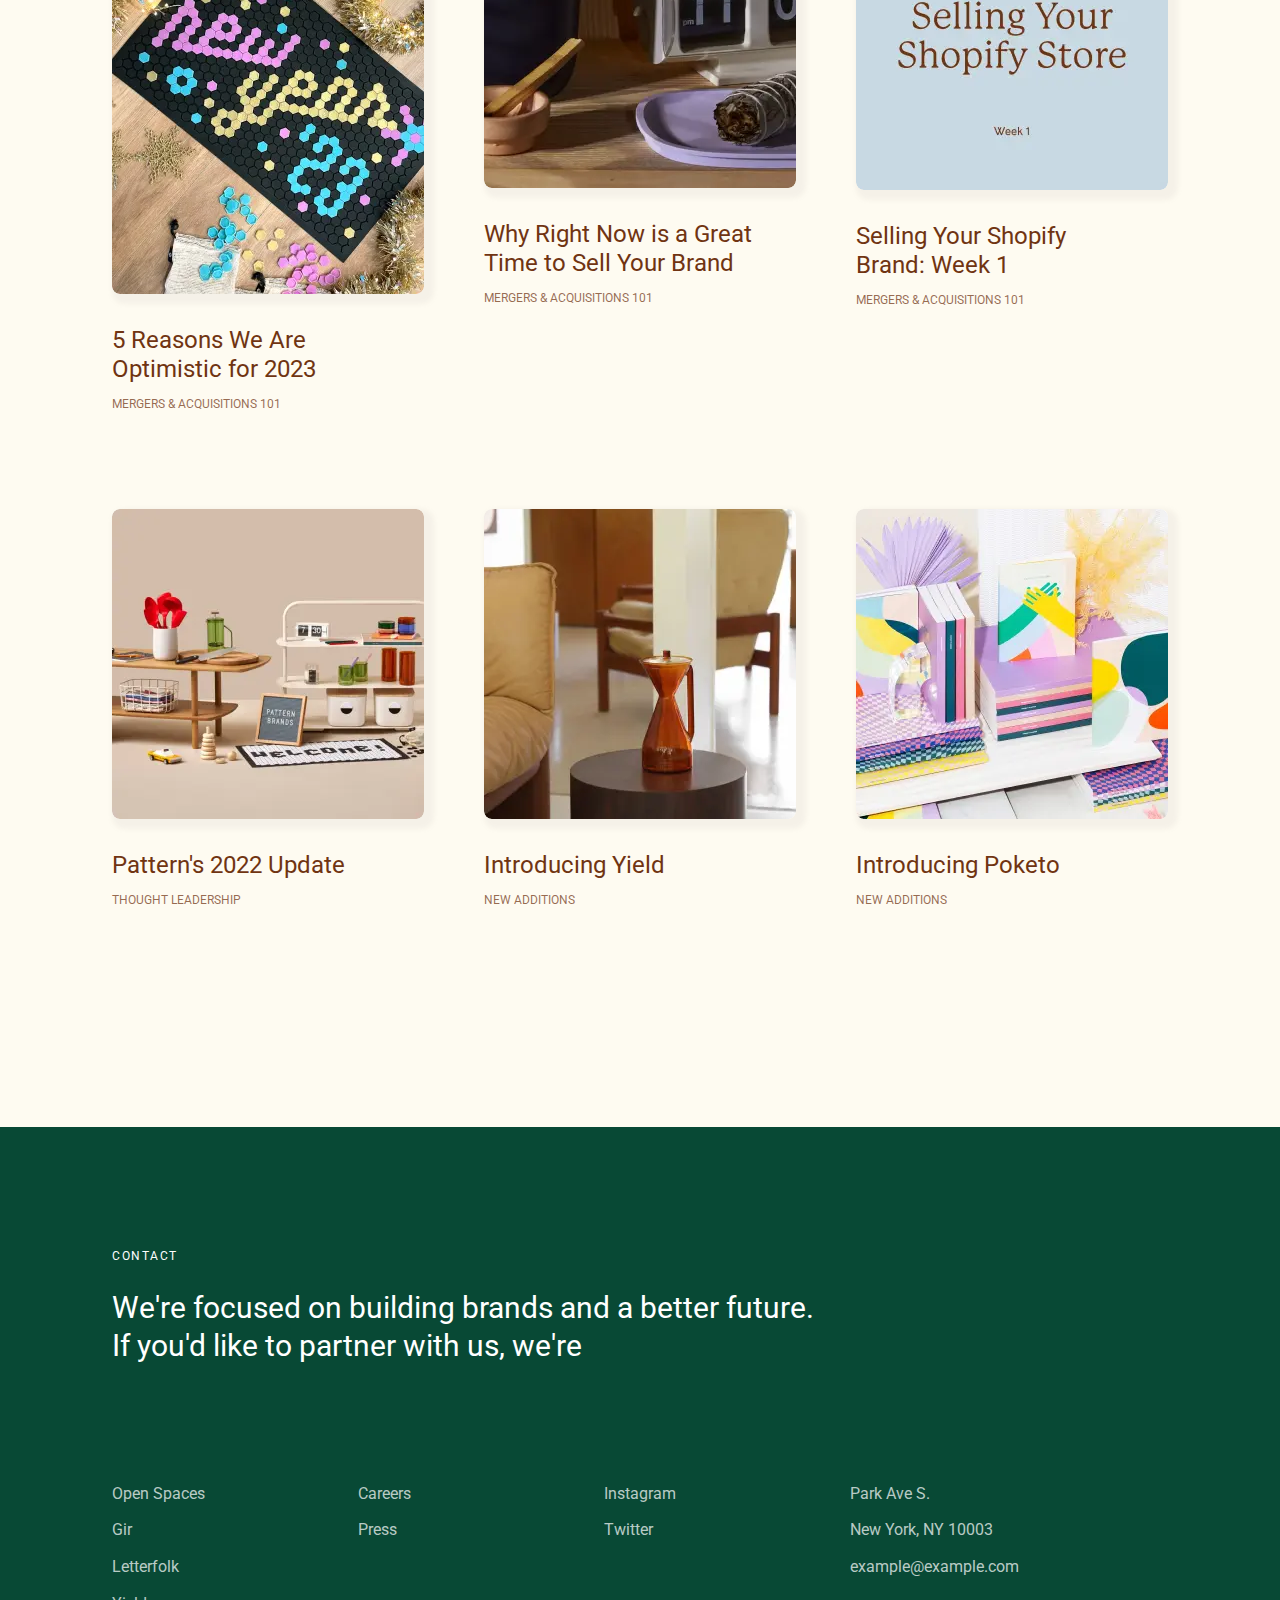
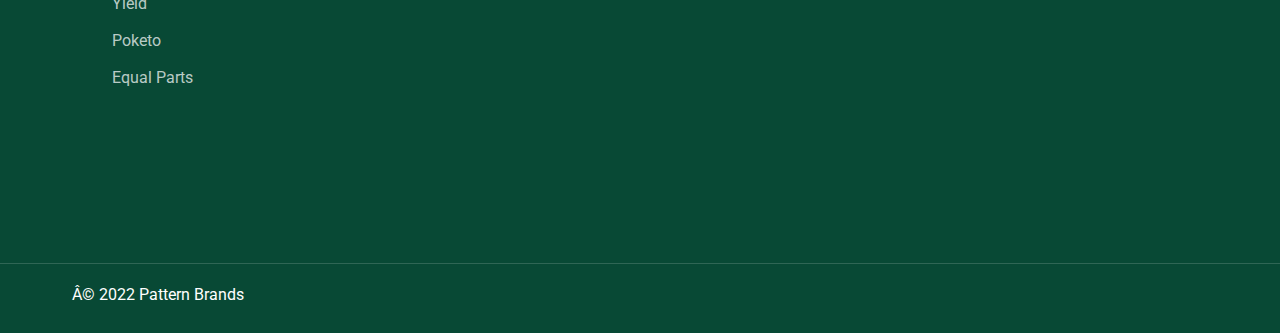
<file: dist/portfolio/Portfol4/dist/index.html>
<!DOCTYPE html>
<html lang=en>
<head>
<meta charset=UTF-8>
<meta name=viewport content="width=device-width, initial-scale=1.0">
<title>Portfol 4</title>
<link href="https://fonts.googleapis.com/css2?family=Roboto&display=swap" rel=stylesheet>
<link rel=stylesheet href=css/style.min.css>
</head>
<body>
<header>
<div class=header>
<ul class=header-list>
<li> <a class=header-link href=#>Blog</a></li>
<li> <a class=header-link href=#>Press</a></li>
<li> <a class=header-link href=#>Join us</a></li>
</ul>
</div>
</header>
<section class=welcome>
<div class=container>
<div class=welcome__main>
<h2 class="title welcome__pretitle">BUSINESS thoughts ðŸ’­</h2>
<h1 class="title welcome__title">For founders on building, growing, and selling your brand.</h1>
</div>
</div>
</section>
<section class=explore>
<div class=container>
<h2 class="title explore__descr">
Explore the brands joining Pattern Brands, the sales process & the founders behind them.ðŸ‘‡ðŸ½
</h2>
<div class=explore__wrapper>
<div class=explore__panel>
<div class=explore__panel-line>
<img src=img/IMAGE0.webp alt=kitchen>
<div class=explore__panel-title>GIR: One Year In</div>
<div class=explore__panel-subtitle>Case Study</div>
</div>
<div class=explore__panel-line>
<img src=img/IMAGE1.webp alt=textile>
<div class=explore__panel-title>Introducing Onsen</div>
<div class=explore__panel-subtitle>new additions</div>
</div>
<div class=explore__panel-line>
<img src=img/IMAGE2.webp alt=selling>
<div class=explore__panel-title>Selling Your Shopify Brand: An Introduction</div>
<div class=explore__panel-subtitle>Mergers & Acquisitions 101</div>
</div>
</div>
<div class=explore__panel>
<div class=explore__panel-line>
<img src=img/IMAGE3.webp alt=kitchen>
<div class=explore__panel-title>5 Reasons We Are Optimistic for 2023</div>
<div class=explore__panel-subtitle>MERGERS & ACQUISITIONS 101</div>
</div>
<div class=explore__panel-line>
<img src=img/IMAGE4.webp alt=textile>
<div class=explore__panel-title>Why Right Now is a Great Time to Sell Your Brand</div>
<div class=explore__panel-subtitle>MERGERS & ACQUISITIONS 101</div>
</div>
<div class=explore__panel-line>
<img src=img/IMAGE5.webp alt=selling>
<div class=explore__panel-title>Selling Your Shopify Brand: Week 1</div>
<div class=explore__panel-subtitle>Mergers & Acquisitions 101</div>
</div>
</div>
<div class=explore__panel>
<div class=explore__panel-line>
<img src=img/IMAGE6.webp alt=kitchen>
<div class=explore__panel-title>Pattern's 2022 Update</div>
<div class=explore__panel-subtitle>THOUGHT LEADERSHIP</div>
</div>
<div class=explore__panel-line>
<img src=img/IMAGE7.webp alt=textile>
<div class=explore__panel-title>Introducing Yield</div>
<div class=explore__panel-subtitle>new additions</div>
</div>
<div class=explore__panel-line>
<img src=img/IMAGE8.webp alt=selling>
<div class=explore__panel-title>Introducing Poketo</div>
<div class=explore__panel-subtitle>new additions</div>
</div>
</div>
</div>
</div>
</section>
<section class=footer>
<div class=container>
<div class=footer__main>
<h3 class=footer__pretitle>Contact</h3>
<h2 class=footer__title>We're focused on building brands and a better future. <br> If you'd like to
partner
with
us, we're</h2>
</div>
<div class=footer__wrapper>
<div class=footer__column>
<ul class=footer__column-list>
<li><a href=#>Open Spaces</a></li>
<li><a href=#>Gir</a></li>
<li><a href=#>Letterfolk</a></li>
<li><a href=#>Yield</a></li>
<li><a href=#>Poketo</a></li>
<li><a href=#>Equal Parts</a></li>
</ul>
</div>
<div class=footer__column>
<ul class=footer__column-list>
<li><a href=#>Careers</a></li>
<li><a href=#>Press</a></li>
</ul>
</div>
<div class=footer__column>
<ul class=footer__column-list>
<li><a href=#>Instagram</a></li>
<li><a href=#>Twitter</a></li>
</ul>
</div>
<div class=footer__column>
<ul class=footer__column-list>
<li><a href=#>Park Ave S.</a></li>
<li><a href=#>New York, NY 10003</a></li>
<li><a href=#>example@example.com</a></li>
</ul>
</div>
</div>
</div>
<div class=divider></div>
<div class=footer__subtitle>Â© 2022 Pattern Brands</div>
</section>
</body>
</html>
</file>
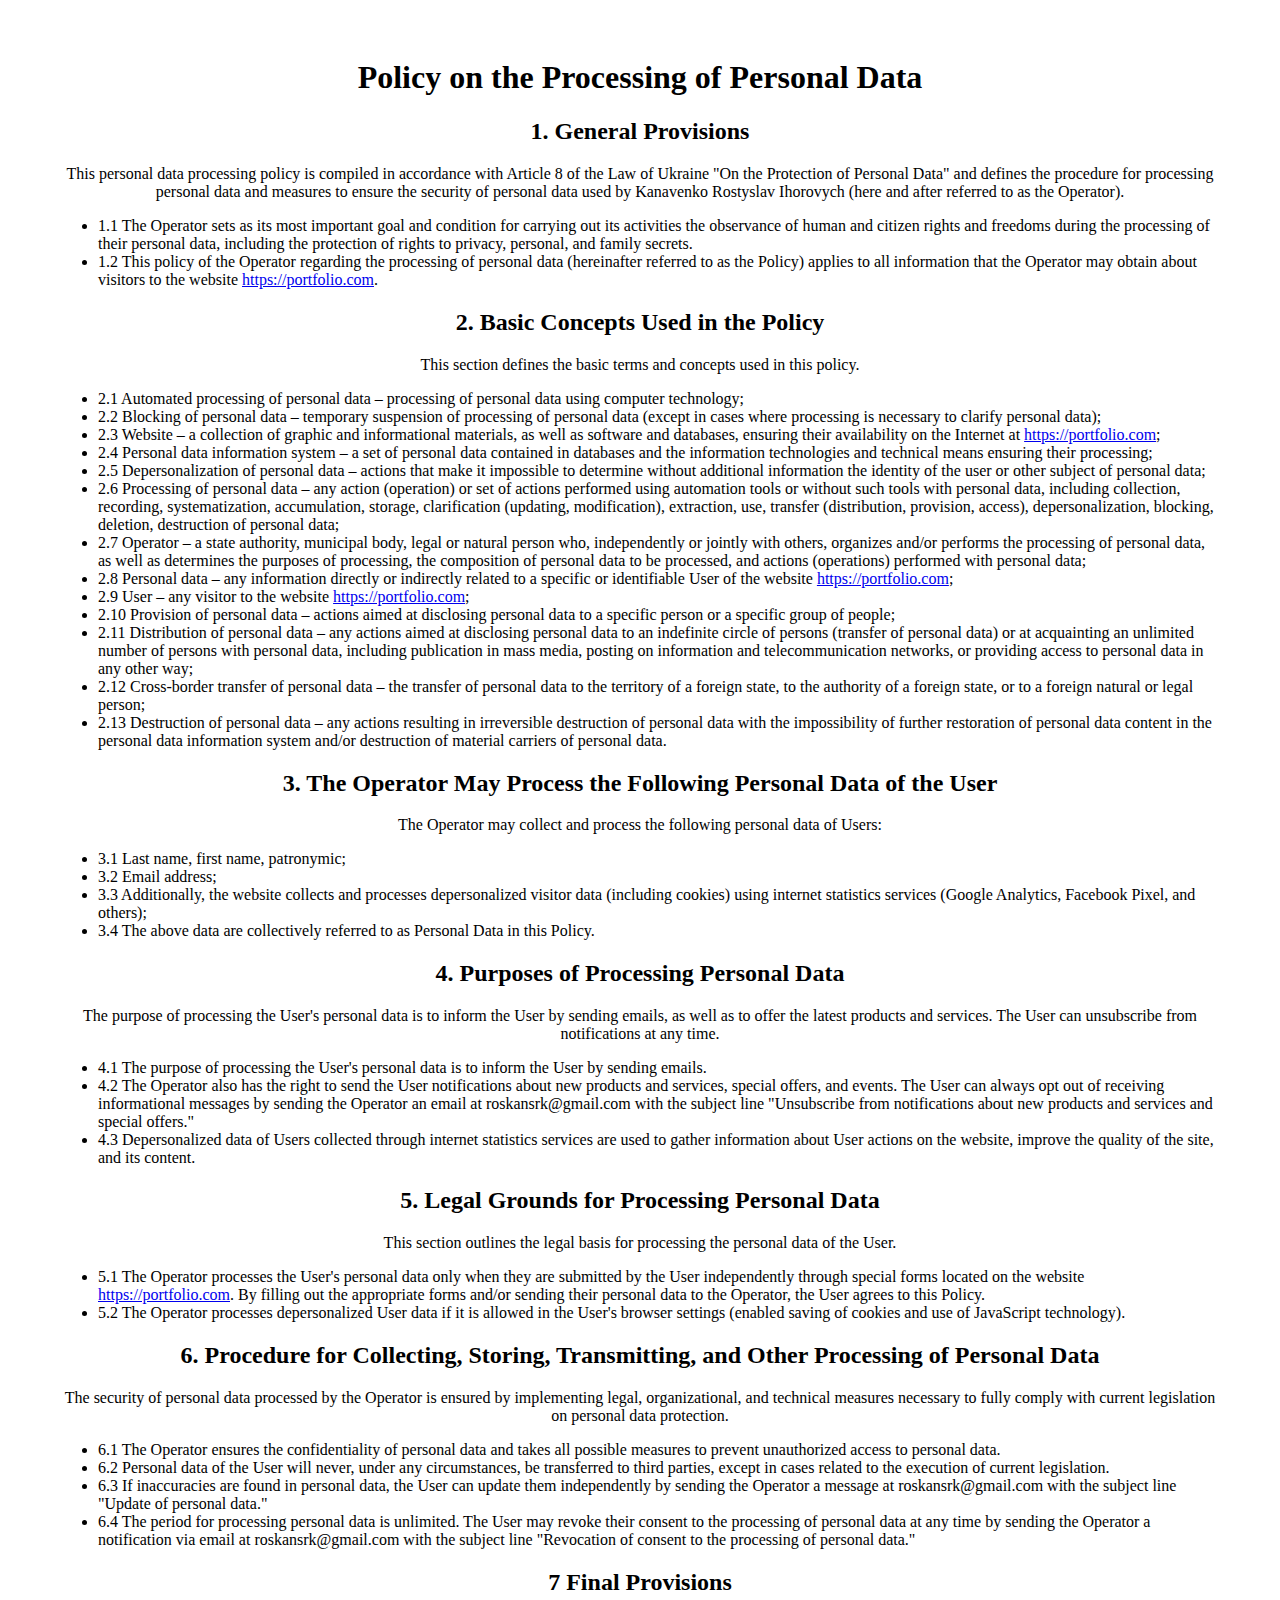
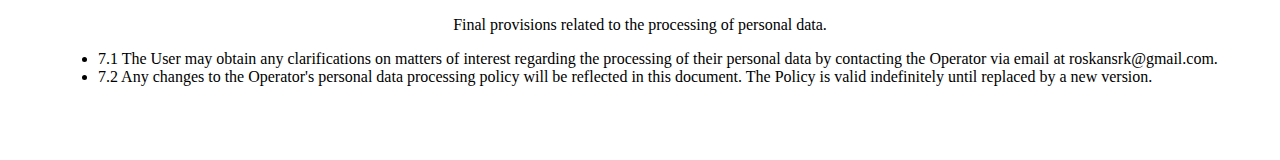
<file: policy/en-policy.html>
<!DOCTYPE html>
<html lang="en">

<head>
    <meta charset="UTF-8">
    <meta name="viewport" content="width=device-width, initial-scale=1.0">
    <title>En-Policy</title>

    <style>
        h1,
        h2,
        h3,
        h4,
        h5,
        h6,
        p {
            text-align: center;
        }

        body {
            padding: 30px 50px 50px 50px;
        }

        @media (max-width: 768px) {
            body {
                padding: 0px;
            }
        }
    </style>

</head>

<body>
    <h1>Policy on the Processing of Personal Data</h1>

    <h2>1. General Provisions</h2>
    <p>This personal data processing policy is compiled in accordance with Article 8 of the Law of Ukraine "On the
        Protection of Personal Data" and defines the procedure for processing personal data and measures to ensure the
        security of personal data used by Kanavenko Rostyslav Ihorovych (here and after referred to as the Operator).
    </p>
    <ul>
        <li>1.1 The Operator sets as its most important goal and condition for carrying out its activities the
            observance of human and citizen rights and freedoms during the processing of their personal data, including
            the protection of rights to privacy, personal, and family secrets.</li>
        <li>1.2 This policy of the Operator regarding the processing of personal data (hereinafter referred to as the
            Policy) applies to all information that the Operator may obtain about visitors to the website <a
                href="https://portfolio.com" target="_blank">https://portfolio.com</a>.</li>
    </ul>

    <h2>2. Basic Concepts Used in the Policy</h2>
    <p>This section defines the basic terms and concepts used in this policy.</p>
    <ul>
        <li>2.1 Automated processing of personal data – processing of personal data using computer technology;</li>
        <li>2.2 Blocking of personal data – temporary suspension of processing of personal data (except in cases where
            processing is necessary to clarify personal data);</li>
        <li>2.3 Website – a collection of graphic and informational materials, as well as software and databases,
            ensuring their availability on the Internet at <a href="https://portfolio.com"
                target="_blank">https://portfolio.com</a>;</li>
        <li>2.4 Personal data information system – a set of personal data contained in databases and the information
            technologies and technical means ensuring their processing;</li>
        <li>2.5 Depersonalization of personal data – actions that make it impossible to determine without additional
            information the identity of the user or other subject of personal data;</li>
        <li>2.6 Processing of personal data – any action (operation) or set of actions performed using automation tools
            or without such tools with personal data, including collection, recording, systematization, accumulation,
            storage, clarification (updating, modification), extraction, use, transfer (distribution, provision,
            access), depersonalization, blocking, deletion, destruction of personal data;</li>
        <li>2.7 Operator – a state authority, municipal body, legal or natural person who, independently or jointly with
            others, organizes and/or performs the processing of personal data, as well as determines the purposes of
            processing, the composition of personal data to be processed, and actions (operations) performed with
            personal data;</li>
        <li>2.8 Personal data – any information directly or indirectly related to a specific or identifiable User of the
            website <a href="https://portfolio.com" target="_blank">https://portfolio.com</a>;</li>
        <li>2.9 User – any visitor to the website <a href="https://portfolio.com"
                target="_blank">https://portfolio.com</a>;</li>
        <li>2.10 Provision of personal data – actions aimed at disclosing personal data to a specific person or a
            specific group of people;</li>
        <li>2.11 Distribution of personal data – any actions aimed at disclosing personal data to an indefinite circle
            of persons (transfer of personal data) or at acquainting an unlimited number of persons with personal data,
            including publication in mass media, posting on information and telecommunication networks, or providing
            access to personal data in any other way;</li>
        <li>2.12 Cross-border transfer of personal data – the transfer of personal data to the territory of a foreign
            state, to the authority of a foreign state, or to a foreign natural or legal person;</li>
        <li>2.13 Destruction of personal data – any actions resulting in irreversible destruction of personal data with
            the impossibility of further restoration of personal data content in the personal data information system
            and/or destruction of material carriers of personal data.</li>
    </ul>

    <h2>3. The Operator May Process the Following Personal Data of the User</h2>
    <p>The Operator may collect and process the following personal data of Users:</p>
    <ul>
        <li>3.1 Last name, first name, patronymic;</li>
        <li>3.2 Email address;</li>
        <li>3.3 Additionally, the website collects and processes depersonalized visitor data (including cookies) using
            internet statistics services (Google Analytics, Facebook Pixel, and others);</li>
        <li>3.4 The above data are collectively referred to as Personal Data in this Policy.</li>
    </ul>

    <h2>4. Purposes of Processing Personal Data</h2>
    <p>The purpose of processing the User's personal data is to inform the User by sending emails, as well as to offer
        the latest products and services. The User can unsubscribe from notifications at any time.</p>
    <ul>
        <li>4.1 The purpose of processing the User's personal data is to inform the User by sending emails.</li>
        <li>4.2 The Operator also has the right to send the User notifications about new products and services, special
            offers, and events. The User can always opt out of receiving informational messages by sending the Operator
            an email at roskansrk@gmail.com with the subject line "Unsubscribe from notifications about new products and
            services and special offers."</li>
        <li>4.3 Depersonalized data of Users collected through internet statistics services are used to gather
            information about User actions on the website, improve the quality of the site, and its content.</li>
    </ul>
    <h2>5. Legal Grounds for Processing Personal Data</h2>
    <p>This section outlines the legal basis for processing the personal data of the User.</p>
    <ul>
        <li>5.1 The Operator processes the User's personal data only when they are submitted by the User independently
            through special forms located on the website <a href="https://portfolio.com"
                target="_blank">https://portfolio.com</a>. By filling out the appropriate forms and/or sending their
            personal data to the Operator, the User agrees to this Policy.</li>
        <li>5.2 The Operator processes depersonalized User data if it is allowed in the User's browser settings (enabled
            saving of cookies and use of JavaScript technology).</li>
    </ul>

    <h2>6. Procedure for Collecting, Storing, Transmitting, and Other Processing of Personal Data</h2>
    <p>The security of personal data processed by the Operator is ensured by implementing legal, organizational, and
        technical measures necessary to fully comply with current legislation on personal data protection.</p>
    <ul>
        <li>6.1 The Operator ensures the confidentiality of personal data and takes all possible measures to prevent
            unauthorized access to personal data.</li>
        <li>6.2 Personal data of the User will never, under any circumstances, be transferred to third parties, except
            in cases related to the execution of current legislation.</li>
        <li>6.3 If inaccuracies are found in personal data, the User can update them independently by sending the
            Operator a message at roskansrk@gmail.com with the subject line "Update of personal data."</li>
        <li>6.4 The period for processing personal data is unlimited. The User may revoke their consent to the
            processing of personal data at any time by sending the Operator a notification via email at
            roskansrk@gmail.com with the subject line "Revocation of consent to the processing of personal data."</li>
    </ul>

    <h2>7 Final Provisions</h2>
    <p>Final provisions related to the processing of personal data.</p>
    <ul>
        <li>7.1 The User may obtain any clarifications on matters of interest regarding the processing of their personal
            data by contacting the Operator via email at roskansrk@gmail.com.</li>
        <li>7.2 Any changes to the Operator's personal data processing policy will be reflected in this document. The
            Policy is valid indefinitely until replaced by a new version.</li>
    </ul>

</body>

</html>
</file>
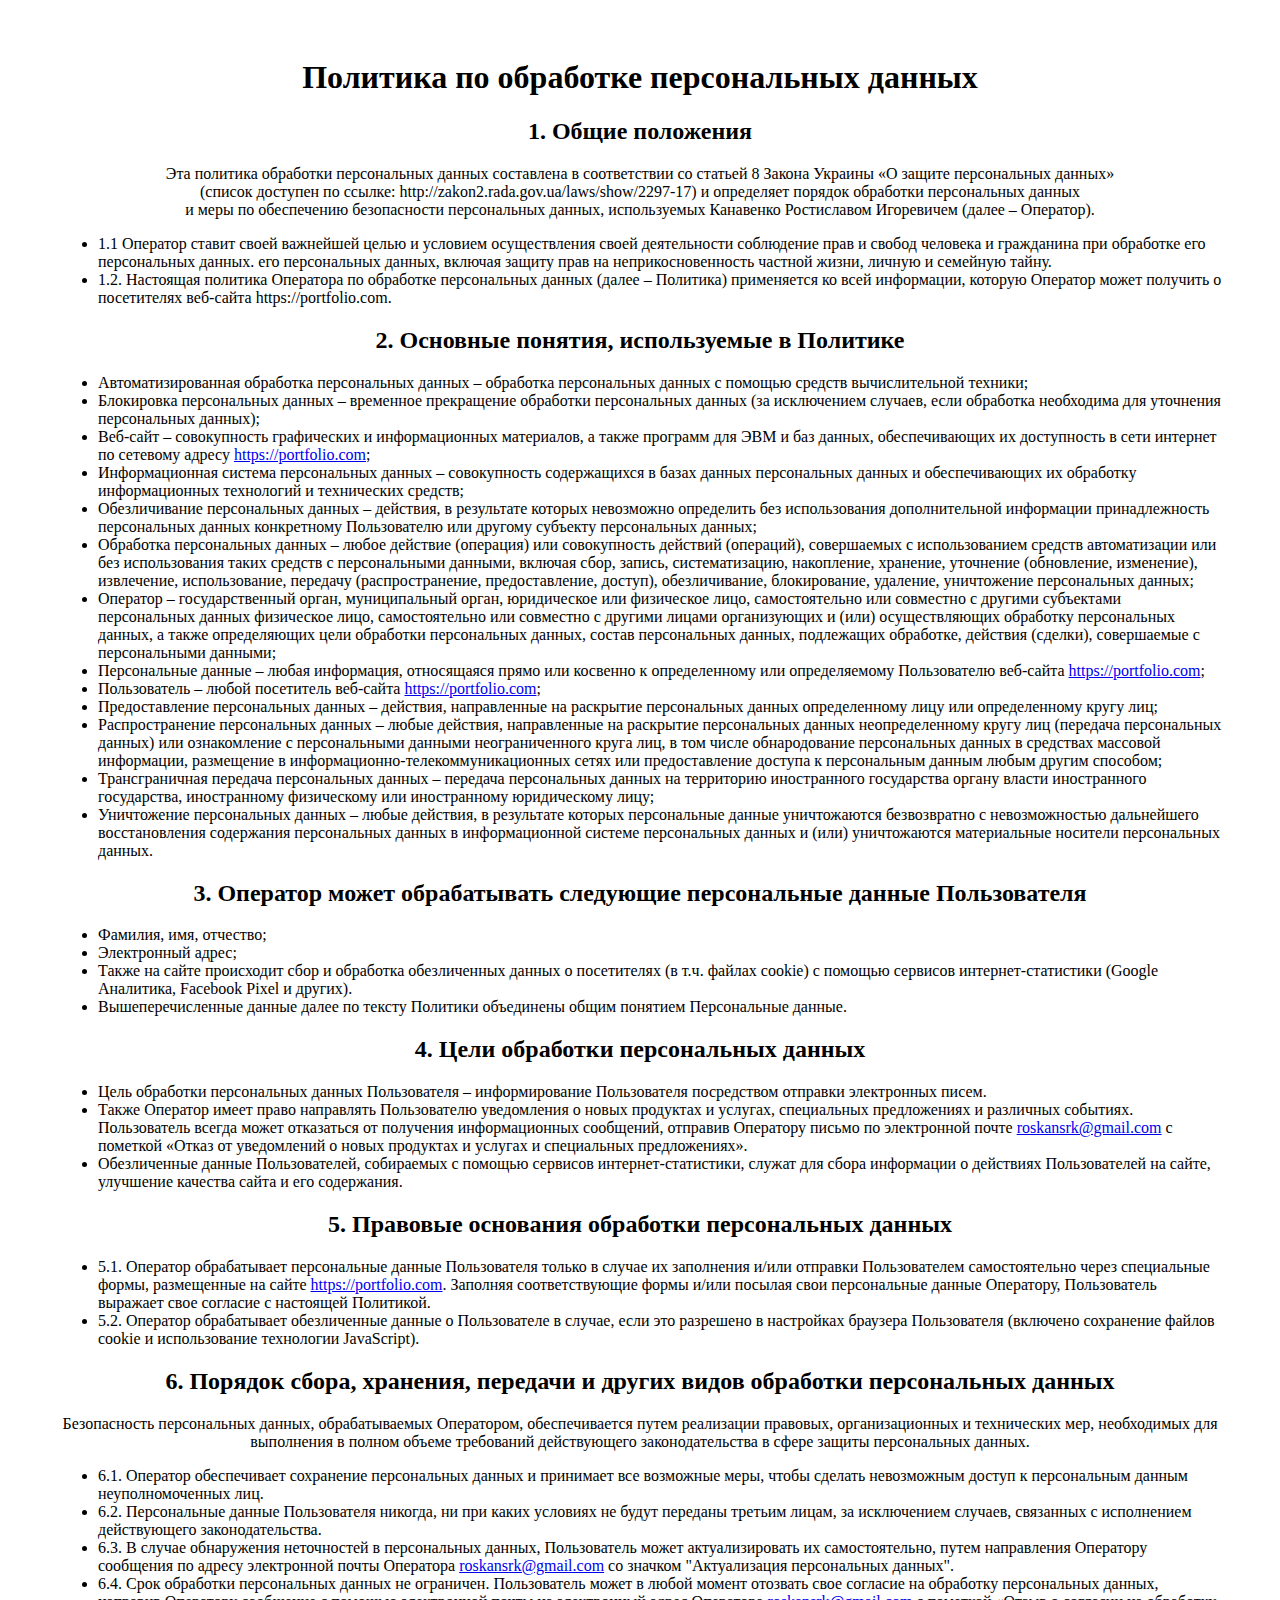
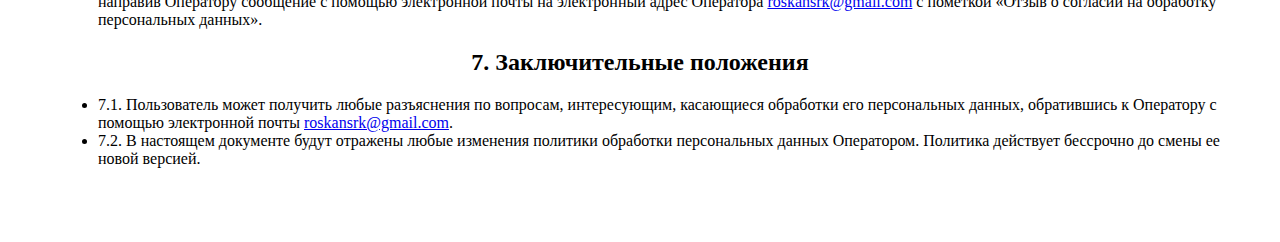
<file: policy/ru-policy.html>
<!DOCTYPE html>
<html lang="ru">

<head>
    <meta charset="UTF-8">
    <meta name="viewport" content="width=device-width, initial-scale=1.0">
    <title>Ru-Policy</title>

    <style>
        h1,
        h2,
        h3,
        h4,
        h5,
        h6,
        p {
            text-align: center;
        }

        body {
            padding: 30px 50px 50px 50px;
        }

        @media (max-width: 768px) {
            body {
                padding: 0px;
            }
        }
    </style>
</head>

<body>

    <h1>Политика по обработке персональных данных</h1>

    <h2>1. Общие положения</h2>
    <p>Эта политика обработки персональных данных составлена ​​в соответствии со статьей 8 Закона Украины «О защите
        персональных данных» <br> (список доступен по ссылке: http://zakon2.rada.gov.ua/laws/show/2297-17) и
        определяет порядок обработки персональных данных <br> и меры по обеспечению безопасности персональных данных,
        используемых
        Канавенко Ростиславом Игоревичем (далее – Оператор).</p>
    <ul>
        <li>
            1.1 Оператор ставит своей важнейшей целью и условием осуществления своей деятельности соблюдение прав и
            свобод
            человека и гражданина при обработке его персональных данных. его персональных данных, включая защиту прав на
            неприкосновенность частной жизни, личную и семейную тайну.
        </li>

        <li>
            1.2. Настоящая политика Оператора по обработке персональных данных (далее – Политика) применяется ко всей
            информации, которую Оператор может получить о посетителях веб-сайта https://portfolio.com.
        </li>
    </ul>


    <h2>2. Основные понятия, используемые в Политике</h2>
    <ul>
        <li>Автоматизированная обработка персональных данных – обработка персональных данных с помощью средств
            вычислительной техники;</li>
        <li>Блокировка персональных данных – временное прекращение обработки персональных данных (за исключением
            случаев, если обработка необходима для уточнения персональных данных);</li>
        <li>Веб-сайт – совокупность графических и информационных материалов, а также программ для ЭВМ и баз данных,
            обеспечивающих их доступность в сети интернет по сетевому адресу <a
                href="https://portfolio.com">https://portfolio.com</a>;</li>
        <li>Информационная система персональных данных – совокупность содержащихся в базах данных персональных данных и
            обеспечивающих их обработку информационных технологий и технических средств;</li>
        <li>Обезличивание персональных данных – действия, в результате которых невозможно определить без использования
            дополнительной информации принадлежность персональных данных конкретному Пользователю или другому субъекту
            персональных данных;</li>
        <li>Обработка персональных данных – любое действие (операция) или совокупность действий (операций), совершаемых
            с использованием средств автоматизации или без использования таких средств с персональными данными, включая
            сбор, запись, систематизацию, накопление, хранение, уточнение (обновление, изменение), извлечение,
            использование, передачу (распространение, предоставление, доступ), обезличивание, блокирование, удаление,
            уничтожение персональных данных;</li>
        <li>Оператор – государственный орган, муниципальный орган, юридическое или физическое лицо, самостоятельно или
            совместно с другими субъектами персональных данных физическое лицо, самостоятельно или совместно с другими
            лицами организующих и (или) осуществляющих обработку персональных данных, а также определяющих цели
            обработки персональных данных, состав персональных данных, подлежащих обработке, действия (сделки),
            совершаемые с персональными данными;</li>
        <li>Персональные данные – любая информация, относящаяся прямо или косвенно к определенному или определяемому
            Пользователю веб-сайта <a href="https://portfolio.com">https://portfolio.com</a>;</li>
        <li>Пользователь – любой посетитель веб-сайта <a href="https://portfolio.com">https://portfolio.com</a>;</li>
        <li>Предоставление персональных данных – действия, направленные на раскрытие персональных данных определенному
            лицу или определенному кругу лиц;</li>
        <li>Распространение персональных данных – любые действия, направленные на раскрытие персональных данных
            неопределенному кругу лиц (передача персональных данных) или ознакомление с персональными данными
            неограниченного круга лиц, в том числе обнародование персональных данных в средствах массовой информации,
            размещение в информационно-телекоммуникационных сетях или предоставление доступа к персональным данным любым
            другим способом;</li>
        <li>Трансграничная передача персональных данных – передача персональных данных на территорию иностранного
            государства органу власти иностранного государства, иностранному физическому или иностранному юридическому
            лицу;</li>
        <li>Уничтожение персональных данных – любые действия, в результате которых персональные данные уничтожаются
            безвозвратно с невозможностью дальнейшего восстановления содержания персональных данных в информационной
            системе персональных данных и (или) уничтожаются материальные носители персональных данных.</li>
    </ul>


    <h2>3. Оператор может обрабатывать следующие персональные данные Пользователя</h2>
    <ul>
        <li>Фамилия, имя, отчество;</li>
        <li>Электронный адрес;</li>
        <li>Также на сайте происходит сбор и обработка обезличенных данных о посетителях (в т.ч. файлах cookie) с
            помощью сервисов интернет-статистики (Google Аналитика, Facebook Pixel и других).</li>
        <li>Вышеперечисленные данные далее по тексту Политики объединены общим понятием Персональные данные.</li>
    </ul>


    <h2>4. Цели обработки персональных данных</h2>
    <ul>
        <li>Цель обработки персональных данных Пользователя – информирование Пользователя посредством отправки
            электронных писем.</li>
        <li>Также Оператор имеет право направлять Пользователю уведомления о новых продуктах и ​​услугах,
            специальных предложениях и различных событиях. Пользователь всегда может отказаться от получения
            информационных сообщений, отправив Оператору письмо по электронной почте <a
                href="mailto:roskansrk@gmail.com">roskansrk@gmail.com</a> с пометкой «Отказ от уведомлений о новых
            продуктах и ​​услугах и специальных предложениях».</li>
        <li>Обезличенные данные Пользователей, собираемых с помощью сервисов интернет-статистики, служат для сбора
            информации о действиях Пользователей на сайте, улучшение качества сайта и его содержания.</li>
    </ul>

    <h2>5. Правовые основания обработки персональных данных</h2>
    <ul>
        <li>5.1. Оператор обрабатывает персональные данные Пользователя только в случае их заполнения и/или отправки
            Пользователем самостоятельно через специальные формы, размещенные на сайте <a
                href="https://portfolio.com">https://portfolio.com</a>. Заполняя соответствующие формы и/или посылая
            свои персональные данные Оператору, Пользователь выражает свое согласие с настоящей Политикой.</li>
        <li>5.2. Оператор обрабатывает обезличенные данные о Пользователе в случае, если это разрешено в настройках
            браузера Пользователя (включено сохранение файлов cookie и использование технологии JavaScript).</li>
    </ul>



    <h2>6. Порядок сбора, хранения, передачи и других видов обработки персональных данных</h2>
    <p>Безопасность персональных данных, обрабатываемых Оператором, обеспечивается путем реализации правовых,
        организационных и технических мер, необходимых для выполнения в полном объеме требований действующего
        законодательства в сфере защиты персональных данных.</p>
    <ul>
        <li>6.1. Оператор обеспечивает сохранение персональных данных и принимает все возможные меры, чтобы сделать
            невозможным доступ к персональным данным неуполномоченных лиц.</li>
        <li>6.2. Персональные данные Пользователя никогда, ни при каких условиях не будут переданы третьим лицам, за
            исключением случаев, связанных с исполнением действующего законодательства.</li>
        <li>6.3. В случае обнаружения неточностей в персональных данных, Пользователь может актуализировать их
            самостоятельно, путем направления Оператору сообщения по адресу электронной почты Оператора <a
                href="mailto:roskansrk@gmail.com">roskansrk@gmail.com</a> со значком "Актуализация персональных данных".
        </li>
        <li>6.4. Срок обработки персональных данных не ограничен. Пользователь может в любой момент отозвать свое
            согласие на обработку персональных данных, направив Оператору сообщение с помощью электронной почты на
            электронный адрес Оператора <a href="mailto:roskansrk@gmail.com">roskansrk@gmail.com</a> с пометкой «Отзыв о
            согласии на обработку персональных данных».</li>
    </ul>

    <h2>7. Заключительные положения</h2>
    <ul>
        <li>7.1. Пользователь может получить любые разъяснения по вопросам, интересующим, касающиеся обработки его
            персональных данных, обратившись к Оператору с помощью электронной почты <a
                href="mailto:roskansrk@gmail.com">roskansrk@gmail.com</a>.</li>
        <li>7.2. В настоящем документе будут отражены любые изменения политики обработки персональных данных Оператором.
            Политика действует бессрочно до смены ее новой версией.</li>
    </ul>
</body>

</html>
</file>
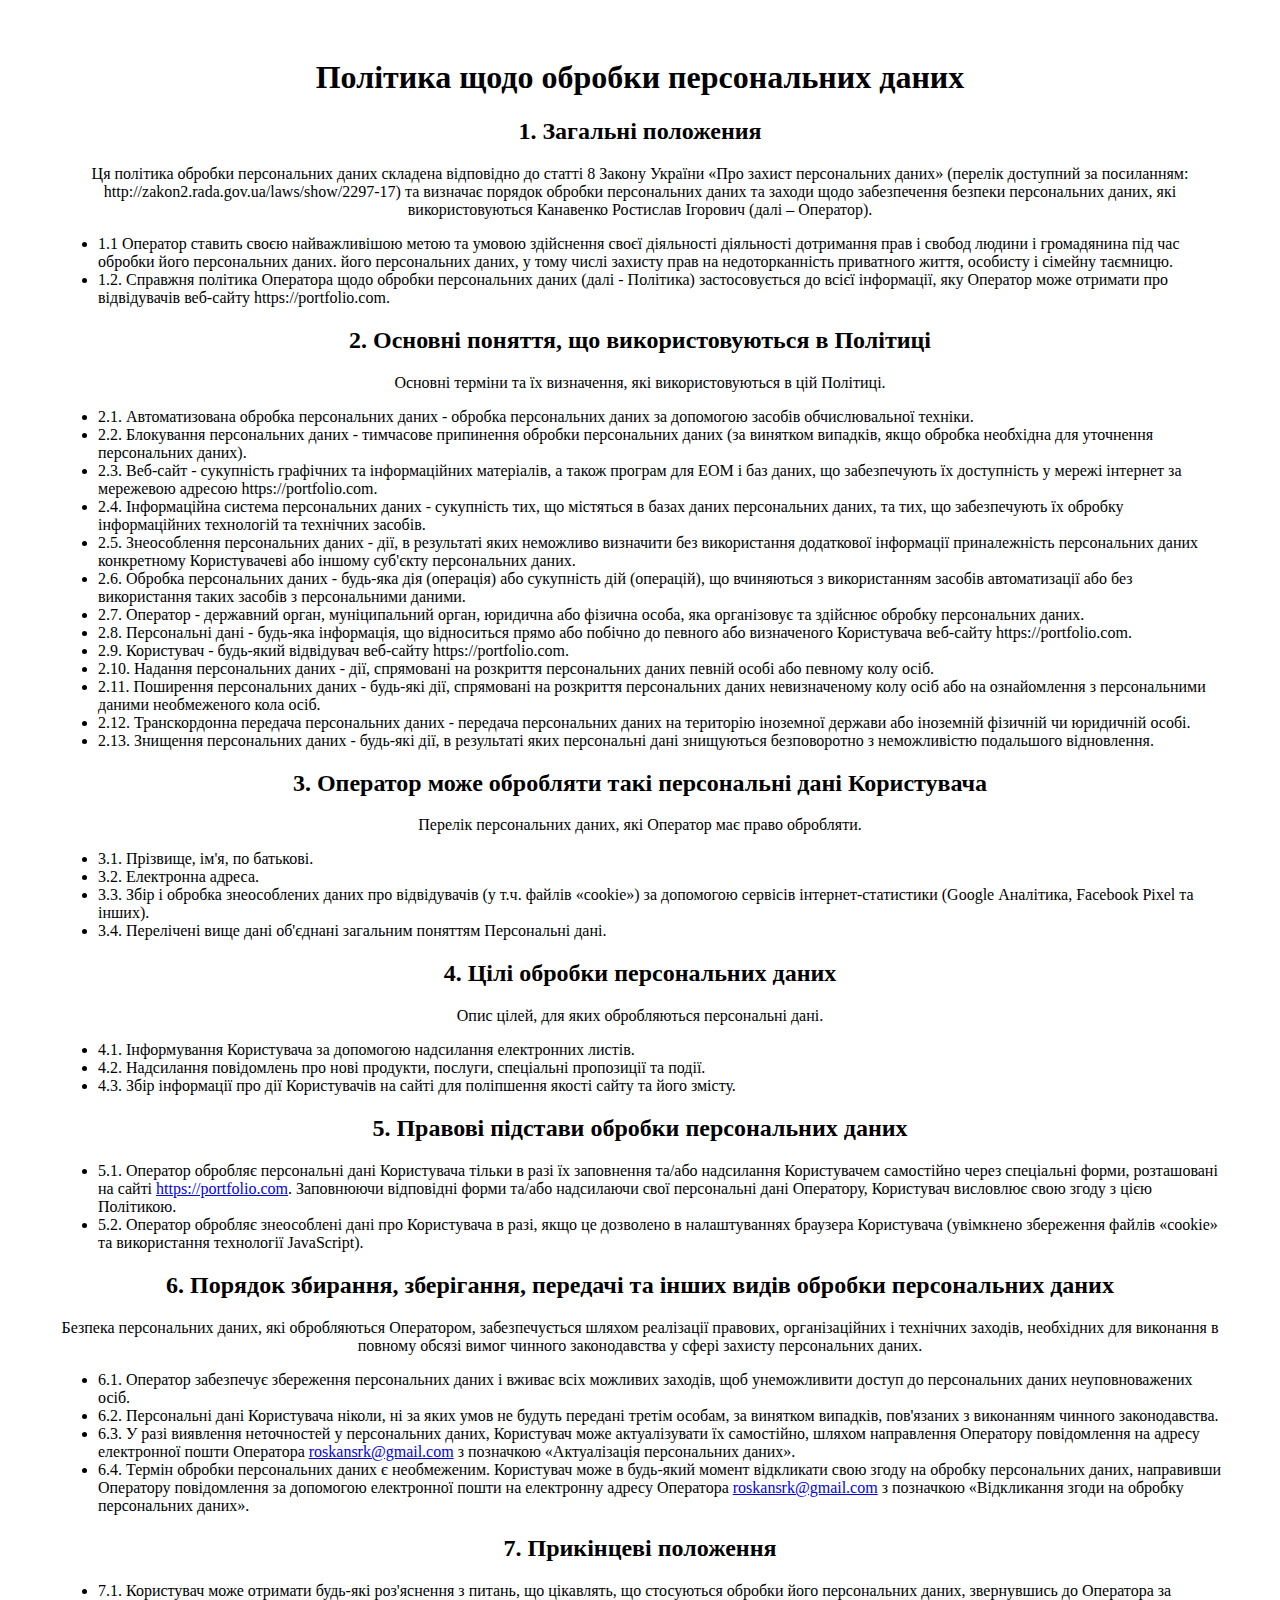
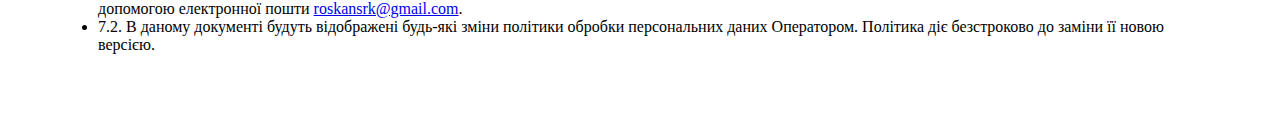
<file: policy/ua-policy.html>
<!DOCTYPE html>
<html lang="ua">

<head>
    <meta charset="UTF-8">
    <meta name="viewport" content="width=device-width, initial-scale=1.0">
    <title>Ua- Policy</title>

    <style>
        h1,
        h2,
        h3,
        h4,
        h5,
        h6,
        p {
            text-align: center;
        }

        body {
            padding: 30px 50px 50px 50px;
        }

        @media (max-width: 768px) {
            body {
                padding: 0px;
            }
        }
    </style>

</head>

<body>
    <h1>Політика щодо обробки персональних даних</h1>
    <h2>1. Загальні положения</h2>
    <p>Ця політика обробки персональних даних складена відповідно до статті 8 Закону України «Про захист
        персональних
        даних» (перелік доступний за посиланням: http://zakon2.rada.gov.ua/laws/show/2297-17) та визначає порядок
        обробки
        персональних даних та заходи щодо забезпечення безпеки персональних даних, які використовуються Канавенко
        Ростислав
        Iгорович (далі – Оператор).</p>
    <ul>
        <li>
            1.1 Оператор ставить своєю найважливішою метою та умовою здійснення своєї діяльності діяльності дотримання
            прав і
            свобод людини і громадянина під час обробки його персональних даних. його персональних даних, у тому числі
            захисту
            прав на недоторканність приватного життя, особисту і сімейну таємницю.
        </li>
        <li>
            1.2. Справжня політика Оператора щодо обробки персональних даних (далі - Політика) застосовується до всієї
            інформації, яку Оператор може отримати про відвідувачів веб-сайту https://portfolio.com.
        </li>
    </ul>

    <h2>2. Основні поняття, що використовуються в Політиці</h2>
    <p>Основні терміни та їх визначення, які використовуються в цій Політиці.</p>
    <ul>
        <li>2.1. Автоматизована обробка персональних даних - обробка персональних даних за допомогою засобів
            обчислювальної техніки.</li>
        <li>2.2. Блокування персональних даних - тимчасове припинення обробки персональних даних (за винятком випадків,
            якщо обробка необхідна для уточнення персональних даних).</li>
        <li>2.3. Веб-сайт - сукупність графічних та інформаційних матеріалів, а також програм для ЕОМ і баз даних, що
            забезпечують їх доступність у мережі інтернет за мережевою адресою https://portfolio.com.</li>
        <li>2.4. Інформаційна система персональних даних - сукупність тих, що містяться в базах даних персональних
            даних, та тих, що забезпечують їх обробку інформаційних технологій та технічних засобів.</li>
        <li>2.5. Знеособлення персональних даних - дії, в результаті яких неможливо визначити без використання
            додаткової інформації приналежність персональних даних конкретному Користувачеві або іншому суб'єкту
            персональних даних.</li>
        <li>2.6. Обробка персональних даних - будь-яка дія (операція) або сукупність дій (операцій), що вчиняються з
            використанням засобів автоматизації або без використання таких засобів з персональними даними.</li>
        <li>2.7. Оператор - державний орган, муніципальний орган, юридична або фізична особа, яка організовує та
            здійснює обробку персональних даних.</li>
        <li>2.8. Персональні дані - будь-яка інформація, що відноситься прямо або побічно до певного або визначеного
            Користувача веб-сайту https://portfolio.com.</li>
        <li>2.9. Користувач - будь-який відвідувач веб-сайту https://portfolio.com.</li>
        <li>2.10. Надання персональних даних - дії, спрямовані на розкриття персональних даних певній особі або певному
            колу осіб.</li>
        <li>2.11. Поширення персональних даних - будь-які дії, спрямовані на розкриття персональних даних невизначеному
            колу осіб або на ознайомлення з персональними даними необмеженого кола осіб.</li>
        <li>2.12. Транскордонна передача персональних даних - передача персональних даних на територію іноземної держави
            або іноземній фізичній чи юридичній особі.</li>
        <li>2.13. Знищення персональних даних - будь-які дії, в результаті яких персональні дані знищуються безповоротно
            з неможливістю подальшого відновлення.</li>
    </ul>
    <h2>3. Оператор може обробляти такі персональні дані Користувача</h2>
    <p>Перелік персональних даних, які Оператор має право обробляти.</p>
    <ul>
        <li>3.1. Прізвище, ім'я, по батькові.</li>
        <li>3.2. Електронна адреса.</li>
        <li>3.3. Збір і обробка знеособлених даних про відвідувачів (у т.ч. файлів «cookie») за допомогою сервісів
            інтернет-статистики (Google Аналітика, Facebook Pixel та інших).</li>
        <li>3.4. Перелічені вище дані об'єднані загальним поняттям Персональні дані.</li>
    </ul>

    <h2>4. Цілі обробки персональних даних</h2>
    <p>Опис цілей, для яких обробляються персональні дані.</p>
    <ul>
        <li>4.1. Інформування Користувача за допомогою надсилання електронних листів.</li>
        <li>4.2. Надсилання повідомлень про нові продукти, послуги, спеціальні пропозиції та події.</li>
        <li>4.3. Збір інформації про дії Користувачів на сайті для поліпшення якості сайту та його змісту.</li>
    </ul>

    <h2>5. Правові підстави обробки персональних даних</h2>
    <ul>
        <li>5.1. Оператор обробляє персональні дані Користувача тільки в разі їх заповнення та/або надсилання
            Користувачем самостійно через спеціальні форми, розташовані на сайті <a
                href="https://portfolio.com">https://portfolio.com</a>. Заповнюючи відповідні форми та/або надсилаючи
            свої персональні дані Оператору, Користувач висловлює свою згоду з цією Політикою.</li>
        <li>5.2. Оператор обробляє знеособлені дані про Користувача в разі, якщо це дозволено в налаштуваннях браузера
            Користувача (увімкнено збереження файлів «cookie» та використання технології JavaScript).</li>
    </ul>

    <h2>6. Порядок збирання, зберігання, передачі та інших видів обробки персональних даних</h2>
    <p>Безпека персональних даних, які обробляються Оператором, забезпечується шляхом реалізації правових,
        організаційних і технічних заходів, необхідних для виконання в повному обсязі вимог чинного законодавства у
        сфері захисту персональних даних.</p>
    <ul>
        <li>6.1. Оператор забезпечує збереження персональних даних і вживає всіх можливих заходів, щоб унеможливити
            доступ до персональних даних неуповноважених осіб.</li>
        <li>6.2. Персональні дані Користувача ніколи, ні за яких умов не будуть передані третім особам, за винятком
            випадків, пов'язаних з виконанням чинного законодавства.</li>
        <li>6.3. У разі виявлення неточностей у персональних даних, Користувач може актуалізувати їх самостійно, шляхом
            направлення Оператору повідомлення на адресу електронної пошти Оператора <a
                href="mailto:roskansrk@gmail.com">roskansrk@gmail.com</a> з позначкою «Актуалізація персональних даних».
        </li>
        <li>6.4. Термін обробки персональних даних є необмеженим. Користувач може в будь-який момент відкликати свою
            згоду на обробку персональних даних, направивши Оператору повідомлення за допомогою електронної пошти на
            електронну адресу Оператора <a href="mailto:roskansrk@gmail.com">roskansrk@gmail.com</a> з позначкою
            «Відкликання згоди на обробку персональних даних».</li>
    </ul>


    <h2>7. Прикінцеві положення</h2>
    <ul>
        <li>7.1. Користувач може отримати будь-які роз'яснення з питань, що цікавлять, що стосуються обробки його
            персональних даних, звернувшись до Оператора за допомогою електронної пошти <a
                href="mailto:roskansrk@gmail.com">roskansrk@gmail.com</a>.</li>
        <li>7.2. В даному документі будуть відображені будь-які зміни політики обробки персональних даних Оператором.
            Політика діє безстроково до заміни її новою версією.</li>
    </ul>
</body>

</html>
</file>
<file: portfolio/basiclanding/src/css/style.min.css>
/*!
 * Bootstrap Reboot v4.3.1 (https://getbootstrap.com/)
 * Copyright 2011-2019 The Bootstrap Authors
 * Copyright 2011-2019 Twitter, Inc.
 * Licensed under MIT (https://github.com/twbs/bootstrap/blob/master/LICENSE)
 * Forked from Normalize.css, licensed MIT (https://github.com/necolas/normalize.css/blob/master/LICENSE.md)
 */*,::after,::before{-webkit-box-sizing:border-box;box-sizing:border-box}html{font-family:sans-serif;line-height:1.15;-webkit-text-size-adjust:100%;-webkit-tap-highlight-color:rgba(0,0,0,0)}article,aside,figcaption,figure,footer,header,hgroup,main,nav,section{display:block}body{margin:0;font-family:-apple-system,BlinkMacSystemFont,"Segoe UI",Roboto,"Helvetica Neue",Arial,"Noto Sans",sans-serif,"Apple Color Emoji","Segoe UI Emoji","Segoe UI Symbol","Noto Color Emoji";font-size:1rem;font-weight:400;line-height:1.5;color:#212529;text-align:left;background-color:#fff}[tabindex="-1"]:focus{outline:0 !important}hr{-webkit-box-sizing:content-box;box-sizing:content-box;height:0;overflow:visible}h1,h2,h3,h4,h5,h6{margin-top:0;margin-bottom:.5rem}p{margin-top:0;margin-bottom:1rem}abbr[data-original-title],abbr[title]{text-decoration:underline;-webkit-text-decoration:underline dotted;text-decoration:underline dotted;cursor:help;border-bottom:0;-webkit-text-decoration-skip-ink:none;text-decoration-skip-ink:none}address{margin-bottom:1rem;font-style:normal;line-height:inherit}dl,ol,ul{margin-top:0;margin-bottom:1rem}ol ol,ol ul,ul ol,ul ul{margin-bottom:0}dt{font-weight:700}dd{margin-bottom:.5rem;margin-left:0}blockquote{margin:0 0 1rem}b,strong{font-weight:bolder}small{font-size:80%}sub,sup{position:relative;font-size:75%;line-height:0;vertical-align:baseline}sub{bottom:-0.25em}sup{top:-0.5em}a{color:#007bff;text-decoration:none;background-color:rgba(0,0,0,0)}a:hover{color:#0056b3;text-decoration:underline}a:not([href]):not([tabindex]){color:inherit;text-decoration:none}a:not([href]):not([tabindex]):focus,a:not([href]):not([tabindex]):hover{color:inherit;text-decoration:none}a:not([href]):not([tabindex]):focus{outline:0}code,kbd,pre,samp{font-family:SFMono-Regular,Menlo,Monaco,Consolas,"Liberation Mono","Courier New",monospace;font-size:1em}pre{margin-top:0;margin-bottom:1rem;overflow:auto}figure{margin:0 0 1rem}img{vertical-align:middle;border-style:none}svg{overflow:hidden;vertical-align:middle}table{border-collapse:collapse}caption{padding-top:.75rem;padding-bottom:.75rem;color:#6c757d;text-align:left;caption-side:bottom}th{text-align:inherit}label{display:inline-block;margin-bottom:.5rem}button{border-radius:0}button:focus{outline:1px dotted;outline:5px auto -webkit-focus-ring-color}button,input,optgroup,select,textarea{margin:0;font-family:inherit;font-size:inherit;line-height:inherit}button,input{overflow:visible}button,select{text-transform:none}select{word-wrap:normal}[type=button],[type=reset],[type=submit],button{-webkit-appearance:button}[type=button]:not(:disabled),[type=reset]:not(:disabled),[type=submit]:not(:disabled),button:not(:disabled){cursor:pointer}[type=button]::-moz-focus-inner,[type=reset]::-moz-focus-inner,[type=submit]::-moz-focus-inner,button::-moz-focus-inner{padding:0;border-style:none}input[type=checkbox],input[type=radio]{-webkit-box-sizing:border-box;box-sizing:border-box;padding:0}input[type=date],input[type=datetime-local],input[type=month],input[type=time]{-webkit-appearance:listbox}textarea{overflow:auto;resize:vertical}fieldset{min-width:0;padding:0;margin:0;border:0}legend{display:block;width:100%;max-width:100%;padding:0;margin-bottom:.5rem;font-size:1.5rem;line-height:inherit;color:inherit;white-space:normal}progress{vertical-align:baseline}[type=number]::-webkit-inner-spin-button,[type=number]::-webkit-outer-spin-button{height:auto}[type=search]{outline-offset:-2px;-webkit-appearance:none}[type=search]::-webkit-search-decoration{-webkit-appearance:none}::-webkit-file-upload-button{font:inherit;-webkit-appearance:button}output{display:inline-block}summary{display:list-item;cursor:pointer}template{display:none}[hidden]{display:none !important}*{font-family:"Roboto",sans-serif;margin:0;padding:0}h1,h2,h3{padding:0px;margin:0px}.container{width:1200px;margin:0 auto}.title{color:#703412;padding-left:72px;font-weight:400}.header{width:100%;display:-webkit-box;display:-ms-flexbox;display:flex;-webkit-box-pack:center;-ms-flex-pack:center;justify-content:center;height:61px;background-color:#f2efe5}.header-list{padding-top:20px;display:-webkit-box;display:-ms-flexbox;display:flex;list-style-type:none;min-width:195px;-webkit-box-pack:justify;-ms-flex-pack:justify;justify-content:space-between;font-weight:400;font-size:14px;line-height:150%;cursor:pointer}.header-list a{color:#703412}.header-list a:hover{color:#703412;text-decoration-line:none}.welcome{background-color:#fefbf1}.welcome__pretitle{padding-top:120px;font-weight:400;font-size:11px;line-height:400%;letter-spacing:.15em;text-transform:uppercase}.welcome__title{padding-top:21px;font-weight:400;font-size:80px;line-height:110%;padding-bottom:123px;width:848px}.explore{background-color:#fefbf1}.explore__descr{font-size:32px;line-height:130%;width:571px}.explore__wrapper{padding:194px 72px 122px 72px}.explore__panel{width:1056px;display:-webkit-box;display:-ms-flexbox;display:flex;-webkit-box-pack:justify;-ms-flex-pack:justify;justify-content:space-between;padding-bottom:96px}.explore__panel img{border-radius:8px;-webkit-box-shadow:5px 5px 5px 5px rgba(162,160,160,.1);box-shadow:5px 5px 5px 5px rgba(162,160,160,.1)}.explore__panel-title{width:275px;padding-top:32px;font-weight:400;font-size:24px;line-height:120%;color:#703412}.explore__panel-subtitle{padding-top:11px;font-weight:400;font-size:12px;text-transform:uppercase;color:rgba(112,52,18,.72)}.footer{padding-top:120px;background-color:#084935}.footer__pretitle{padding-left:72px;font-weight:400;font-size:12px;line-height:150%;letter-spacing:.13em;text-transform:uppercase;color:#fff}.footer__title{padding-top:24px;font-weight:400;font-size:30px;color:#fff;padding-left:72px;line-height:128%;width:775px}.footer__wrapper{padding-left:72px;width:1056px;padding-top:110px;display:grid;grid-template-columns:repeat(4, 1fr)}.footer__column{padding-bottom:151px}.footer__column-list{list-style-type:none;font-weight:400;font-size:16px;line-height:230%}.footer__column-list a{color:rgba(255,255,255,.72)}.footer__column-list a:hover{text-decoration-line:none}.footer .divider{width:100%;height:1px;background-color:rgba(255,255,255,.16)}.footer__subtitle{padding:19px 0 26px 72px;font-weight:400;font-size:16px;line-height:150%;color:#fff}@media(max-width: 1200px){.container{max-width:960px}.explore__wrapper{padding:120px 0 90px 0}.explore__panel{width:960px;display:-webkit-box;display:-ms-flexbox;display:flex;padding-bottom:70px}.explore img{width:100%}.footer{padding-top:100px}.footer__pretitle{padding-left:32px}.footer__title{padding-left:32px}.footer__wrapper{padding-left:32px;width:960px}}@media(max-width: 992px){.container{max-width:720px}.title{padding-left:0px}.welcome__title{padding-top:0;font-size:60px;padding-bottom:80px;width:650px}.explore__wrapper{padding:90px 0 60px 0}.explore__panel{width:720px;padding-bottom:70px}.explore__panel-line{width:230px}.explore__panel-title{width:230px;padding-top:10px;font-size:20px}.explore__panel-subtitle{font-size:10px}.footer{padding-top:80px}.footer__pretitle{padding-left:22px}.footer__title{width:610px;font-size:25px;padding-left:22px}.footer__wrapper{padding-top:60px;padding-left:22px;width:720px}}@media(max-width: 768px){.container{max-width:540px}.welcome__title{font-size:50px;padding-bottom:80px;width:540px}.explore__descr{width:540px;font-size:25px}.explore__wrapper{padding:40px 0 40px 0}.explore__panel{width:540px;padding-bottom:40px}.explore__panel-line{width:175px}.explore__panel-title{width:175px;font-size:17px}.explore__panel-subtitle{padding-top:6px}.footer{padding-top:60px}.footer__pretitle{padding-left:12px}.footer__title{width:528px;font-size:22px;padding-left:12px}.footer__wrapper{padding-top:40px;padding-left:12px;width:540px}.footer__column-list{font-size:12px}}@media(max-width: 576px){.container{max-width:100%;padding:0 10px}.welcome__main{display:-webkit-box;display:-ms-flexbox;display:flex;-webkit-box-orient:vertical;-webkit-box-direction:normal;-ms-flex-direction:column;flex-direction:column;-webkit-box-pack:center;-ms-flex-pack:center;justify-content:center;-webkit-box-align:center;-ms-flex-align:center;align-items:center}.welcome__title{font-size:30px;line-height:140%;padding-bottom:40px;width:300px}.welcome__pretitle{padding-top:60px;padding-right:145px}.explore__descr{margin:0;width:300px;font-size:20px}.explore__wrapper{display:-webkit-box;display:-ms-flexbox;display:flex;-ms-flex-wrap:wrap;flex-wrap:wrap;gap:10px}.explore__panel{-ms-flex-wrap:wrap;flex-wrap:wrap;width:540px;padding-bottom:40px;gap:10px}.explore__panel-line{-webkit-box-flex:1;-ms-flex:1 1 calc(50% - 10px);flex:1 1 calc(50% - 10px);max-width:calc(50% - 10px)}.explore__panel-title{width:150px;font-size:12px}.explore__panel-subtitle{padding-top:3px}.footer{padding-top:40px}.footer__pretitle{padding-left:10px;margin:0 auto}.footer__title{width:100%;font-size:18px;padding-left:10px}.footer__wrapper{grid-template-columns:repeat(2, 150px);padding-top:25px;padding-left:10px;width:300px}.footer__column{padding-bottom:20px}.footer__column-list{font-size:10px}.footer__subtitle{font-size:12px}}/*# sourceMappingURL=style.min.css.map */
</file>
